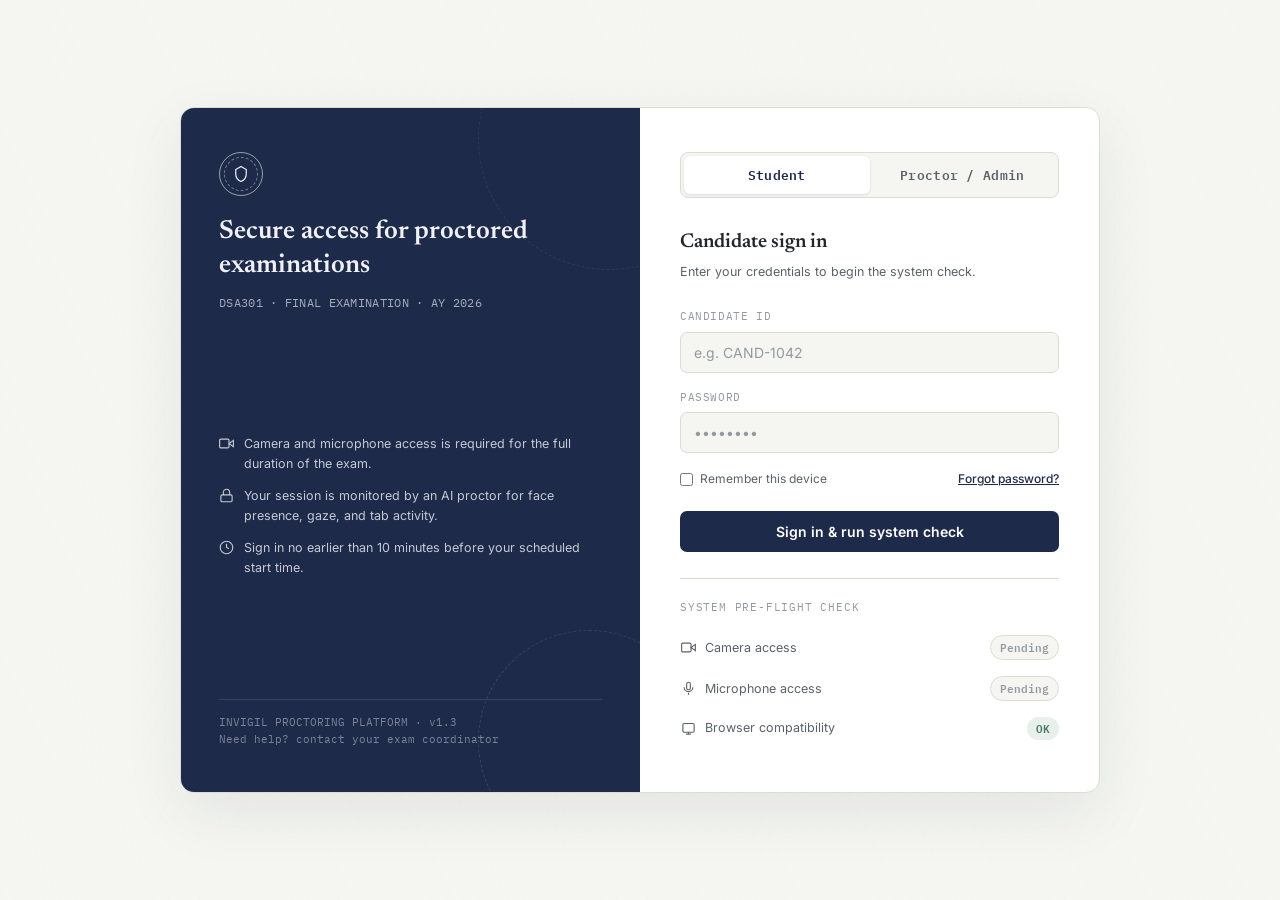
<file: frontend/index.html>
<!DOCTYPE html>
<html lang="en">
<head>
<meta charset="UTF-8">
<meta name="viewport" content="width=device-width, initial-scale=1.0">
<title>Secure Access — DSA301 Examination</title>
<link rel="preconnect" href="https://fonts.googleapis.com">
<link href="https://fonts.googleapis.com/css2?family=Newsreader:ital,wght@0,500;0,600;1,500&family=Inter:wght@400;500;600;700&family=IBM+Plex+Mono:wght@400;500;600&display=swap" rel="stylesheet">
<style>
  :root{
    --paper:#F5F6F1;
    --paper-raised:#FFFFFF;
    --line:#DBDCD3;
    --ink:#23262B;
    --ink-dim:#5C6169;
    --ink-faint:#9498A0;
    --navy:#1E2A4A;
    --navy-soft:#EFF1F6;
    --seal:#8E3B3B;
    --seal-soft:#F7EAEA;
    --ok:#4C7A63;
    --ok-soft:#E7F0EA;
    --amber:#9C7A2E;
    --amber-soft:#F5EEDC;
    --radius:8px;
    --font-display:'Newsreader', serif;
    --font-body:'Inter', sans-serif;
    --font-mono:'IBM Plex Mono', monospace;
  }

  *{box-sizing:border-box; margin:0; padding:0;}
  html,body{height:100%;}
  body{
    background:var(--paper);
    color:var(--ink);
    font-family:var(--font-body);
    font-size:14.5px;
    line-height:1.6;
    -webkit-font-smoothing:antialiased;
    min-height:100vh;
    display:flex;
    align-items:center;
    justify-content:center;
    padding:32px 20px;
    position:relative;
    overflow-x:hidden;
  }

  body::before{
    content:"";
    position:fixed; inset:0;
    pointer-events:none;
    opacity:0.5;
    background-image:
      repeating-linear-gradient(115deg, rgba(30,42,74,0.015) 0px, rgba(30,42,74,0.015) 1px, transparent 1px, transparent 14px);
  }

  button{font-family:inherit; font-size:inherit;}
  button:focus-visible, input:focus-visible, [tabindex]:focus-visible{
    outline:2px solid var(--navy);
    outline-offset:2px;
  }

  .wrap{
    position:relative;
    width:100%;
    max-width:920px;
    display:grid;
    grid-template-columns:1fr 1fr;
    background:var(--paper-raised);
    border:1px solid var(--line);
    border-radius:14px;
    overflow:hidden;
    box-shadow:0 20px 60px rgba(30,42,74,0.08);
  }

  /* ---------- Left: letterhead / context panel ---------- */
  .context{
    background:var(--navy);
    color:#EFF1F6;
    padding:44px 38px;
    display:flex;
    flex-direction:column;
    justify-content:space-between;
    position:relative;
    overflow:hidden;
  }
  .context::after{
    content:"";
    position:absolute;
    right:-60px; bottom:-60px;
    width:220px; height:220px;
    border:1px dashed rgba(255,255,255,0.12);
    border-radius:50%;
  }
  .context::before{
    content:"";
    position:absolute;
    right:-100px; top:-100px;
    width:260px; height:260px;
    border:1px dashed rgba(255,255,255,0.08);
    border-radius:50%;
  }

  .ctx-top{position:relative;}
  .seal{
    width:44px; height:44px; border-radius:50%;
    border:1.5px solid rgba(255,255,255,0.55);
    display:flex; align-items:center; justify-content:center;
    margin-bottom:20px;
    position:relative;
  }
  .seal::before{
    content:"";
    position:absolute; inset:4px;
    border-radius:50%;
    border:1px dashed rgba(255,255,255,0.4);
  }

  .ctx-top h1{
    font-family:var(--font-display);
    font-size:26px;
    font-weight:600;
    line-height:1.3;
    max-width:22ch;
  }
  .ctx-top p{
    font-family:var(--font-mono);
    font-size:11.5px;
    color:rgba(239,241,246,0.65);
    margin-top:10px;
    letter-spacing:0.3px;
  }

  .ctx-notice{
    position:relative;
    margin-top:32px;
    display:flex;
    flex-direction:column;
    gap:12px;
  }
  .notice-row{
    display:flex;
    align-items:flex-start;
    gap:10px;
    font-size:12.5px;
    color:rgba(239,241,246,0.8);
  }
  .notice-row svg{flex-shrink:0; margin-top:2px; opacity:0.8;}

  .ctx-bottom{
    position:relative;
    font-family:var(--font-mono);
    font-size:10.5px;
    color:rgba(239,241,246,0.45);
    border-top:1px solid rgba(255,255,255,0.12);
    padding-top:14px;
    margin-top:32px;
  }

  /* ---------- Right: form panel ---------- */
  .form-panel{
    padding:44px 40px;
    display:flex;
    flex-direction:column;
  }

  .role-toggle{
    display:flex;
    background:var(--paper);
    border:1px solid var(--line);
    border-radius:8px;
    padding:3px;
    margin-bottom:28px;
  }
  .role-btn{
    flex:1;
    background:none;
    border:none;
    padding:8px 0;
    border-radius:6px;
    font-size:12.5px;
    font-weight:600;
    color:var(--ink-dim);
    cursor:pointer;
    font-family:var(--font-mono);
    letter-spacing:0.3px;
  }
  .role-btn.active{
    background:var(--paper-raised);
    color:var(--navy);
    box-shadow:0 1px 3px rgba(30,42,74,0.12);
  }

  .form-panel h2{
    font-family:var(--font-display);
    font-size:20px;
    font-weight:600;
    margin-bottom:4px;
  }
  .form-panel .sub{
    font-size:12.5px;
    color:var(--ink-dim);
    margin-bottom:26px;
  }

  .field-group{margin-bottom:16px;}
  .field-group label{
    display:block;
    font-family:var(--font-mono);
    font-size:11px;
    text-transform:uppercase;
    letter-spacing:0.6px;
    color:var(--ink-faint);
    margin-bottom:6px;
  }
  .field-group input{
    width:100%;
    padding:11px 13px;
    border:1px solid var(--line);
    border-radius:7px;
    background:var(--paper);
    color:var(--ink);
    font-size:14px;
    font-family:var(--font-body);
    transition:border-color .15s ease, background .15s ease;
  }
  .field-group input:focus{
    border-color:var(--navy);
    background:var(--paper-raised);
    outline:none;
  }
  .field-group input::placeholder{color:var(--ink-faint);}

  .row-between{
    display:flex;
    align-items:center;
    justify-content:space-between;
    font-size:12px;
    margin:4px 0 22px;
  }
  .remember{display:flex; align-items:center; gap:7px; color:var(--ink-dim);}
  .remember input{accent-color:var(--navy);}
  .link{color:var(--navy); font-weight:500;}
  .link:hover{text-decoration:underline;}

  .sign-in-btn{
    width:100%;
    background:var(--navy);
    color:#fff;
    border:none;
    padding:12px 0;
    border-radius:7px;
    font-weight:600;
    font-size:14px;
    cursor:pointer;
    transition:background .15s ease;
  }
  .sign-in-btn:hover{background:#16203A;}
  .sign-in-btn:disabled{opacity:0.5; cursor:not-allowed;}

  .error-msg{
    display:none;
    background:var(--seal-soft);
    color:var(--seal);
    border:1px solid rgba(142,59,59,0.25);
    padding:9px 12px;
    border-radius:7px;
    font-size:12.5px;
    margin-bottom:16px;
  }
  .error-msg.show{display:block;}

  /* ---------- Pre-flight checklist ---------- */
  .preflight{
    margin-top:26px;
    border-top:1px solid var(--line);
    padding-top:20px;
  }
  .preflight-heading{
    font-family:var(--font-mono);
    font-size:10.5px;
    text-transform:uppercase;
    letter-spacing:0.8px;
    color:var(--ink-faint);
    margin-bottom:12px;
  }
  .check-row{
    display:flex;
    align-items:center;
    justify-content:space-between;
    padding:8px 0;
    font-size:12.5px;
  }
  .check-left{display:flex; align-items:center; gap:9px; color:var(--ink-dim);}
  .check-icon{
    width:16px; height:16px;
    display:flex; align-items:center; justify-content:center;
    flex-shrink:0;
  }
  .status-pill{
    font-family:var(--font-mono);
    font-size:10.5px;
    padding:3px 9px;
    border-radius:999px;
    font-weight:600;
  }
  .status-pill.pending{background:var(--paper); color:var(--ink-faint); border:1px solid var(--line);}
  .status-pill.ok{background:var(--ok-soft); color:var(--ok);}
  .status-pill.fail{background:var(--seal-soft); color:var(--seal);}

  @media (max-width:760px){
    .wrap{grid-template-columns:1fr;}
    .context{padding:32px 28px;}
    .form-panel{padding:32px 28px;}
  }

  @media (prefers-reduced-motion: reduce){
    *{animation:none !important; transition:none !important;}
  }
</style>
</head>
<body>

<div class="wrap">

  <!-- Left context panel -->
  <div class="context">
    <div class="ctx-top">
      <div class="seal">
        <svg width="18" height="18" viewBox="0 0 24 24" fill="none" stroke="#EFF1F6" stroke-width="1.6"><path d="M12 2l7 4v6c0 5-3.5 8.5-7 10-3.5-1.5-7-5-7-10V6l7-4z"/></svg>
      </div>
      <h1>Secure access for proctored examinations</h1>
      <p>DSA301 · FINAL EXAMINATION · AY 2026</p>
    </div>

    <div class="ctx-notice">
      <div class="notice-row">
        <svg width="15" height="15" viewBox="0 0 24 24" fill="none" stroke="#EFF1F6" stroke-width="1.8"><path d="M23 7l-7 5 7 5V7z"/><rect x="1" y="5" width="15" height="14" rx="2"/></svg>
        <span>Camera and microphone access is required for the full duration of the exam.</span>
      </div>
      <div class="notice-row">
        <svg width="15" height="15" viewBox="0 0 24 24" fill="none" stroke="#EFF1F6" stroke-width="1.8"><rect x="3" y="11" width="18" height="11" rx="2"/><path d="M7 11V7a5 5 0 0110 0v4"/></svg>
        <span>Your session is monitored by an AI proctor for face presence, gaze, and tab activity.</span>
      </div>
      <div class="notice-row">
        <svg width="15" height="15" viewBox="0 0 24 24" fill="none" stroke="#EFF1F6" stroke-width="1.8"><circle cx="12" cy="12" r="10"/><polyline points="12 6 12 12 16 14"/></svg>
        <span>Sign in no earlier than 10 minutes before your scheduled start time.</span>
      </div>
    </div>

    <div class="ctx-bottom">
      INVIGIL PROCTORING PLATFORM · v1.3<br>
      Need help? contact your exam coordinator
    </div>
  </div>

  <!-- Right form panel -->
  <div class="form-panel">
    <div class="role-toggle">
      <button class="role-btn active" data-role="student">Student</button>
      <button class="role-btn" data-role="proctor">Proctor / Admin</button>
    </div>

    <h2 id="formTitle">Candidate sign in</h2>
    <p class="sub" id="formSub">Enter your credentials to begin the system check.</p>

    <div class="error-msg" id="errorMsg">Invalid credentials. Please check your ID and password and try again.</div>

    <form id="loginForm">
      <div class="field-group">
        <label id="idLabel" for="idInput">Candidate ID</label>
        <input type="text" id="idInput" placeholder="e.g. CAND-1042" autocomplete="username" required>
      </div>
      <div class="field-group">
        <label for="pwInput">Password</label>
        <input type="password" id="pwInput" placeholder="••••••••" autocomplete="current-password" required>
      </div>

      <div class="row-between">
        <label class="remember"><input type="checkbox"> Remember this device</label>
        <a href="#" class="link">Forgot password?</a>
      </div>

      <button type="submit" class="sign-in-btn" id="signInBtn">Sign in &amp; run system check</button>
    </form>

    <div class="preflight">
      <div class="preflight-heading">System pre-flight check</div>

      <div class="check-row">
        <div class="check-left">
          <span class="check-icon">
            <svg width="15" height="15" viewBox="0 0 24 24" fill="none" stroke="#5C6169" stroke-width="1.8"><path d="M23 7l-7 5 7 5V7z"/><rect x="1" y="5" width="15" height="14" rx="2"/></svg>
          </span>
          Camera access
        </div>
        <span class="status-pill pending" id="camStatus">Pending</span>
      </div>

      <div class="check-row">
        <div class="check-left">
          <span class="check-icon">
            <svg width="15" height="15" viewBox="0 0 24 24" fill="none" stroke="#5C6169" stroke-width="1.8"><rect x="9" y="2" width="6" height="12" rx="3"/><path d="M5 10a7 7 0 0014 0"/><line x1="12" y1="19" x2="12" y2="22"/></svg>
          </span>
          Microphone access
        </div>
        <span class="status-pill pending" id="micStatus">Pending</span>
      </div>

      <div class="check-row">
        <div class="check-left">
          <span class="check-icon">
            <svg width="15" height="15" viewBox="0 0 24 24" fill="none" stroke="#5C6169" stroke-width="1.8"><rect x="3" y="4" width="18" height="14" rx="2"/><line x1="8" y1="21" x2="16" y2="21"/><line x1="12" y1="18" x2="12" y2="21"/></svg>
          </span>
          Browser compatibility
        </div>
        <span class="status-pill ok" id="browserStatus">OK</span>
      </div>
    </div>
  </div>

</div>

<script>
const roleBtns = document.querySelectorAll(".role-btn");
const formTitle = document.getElementById("formTitle");
const formSub = document.getElementById("formSub");
const idLabel = document.getElementById("idLabel");
const idInput = document.getElementById("idInput");

roleBtns.forEach(btn => {
  btn.addEventListener("click", () => {
    roleBtns.forEach(b => b.classList.remove("active"));
    btn.classList.add("active");
    if(btn.dataset.role === "student"){
      formTitle.textContent = "Candidate sign in";
      formSub.textContent = "Enter your credentials to begin the system check.";
      idLabel.textContent = "Candidate ID";
      idInput.placeholder = "e.g. CAND-1042";
    } else {
      formTitle.textContent = "Proctor sign in";
      formSub.textContent = "Enter your staff credentials to open the control room.";
      idLabel.textContent = "Staff email";
      idInput.placeholder = "e.g. r.apte@university.edu";
    }
  });
});

const form = document.getElementById("loginForm");
const errorMsg = document.getElementById("errorMsg");
const signInBtn = document.getElementById("signInBtn");
const camStatus = document.getElementById("camStatus");
const micStatus = document.getElementById("micStatus");

function setStatus(el, state, text){
  el.className = `status-pill ${state}`;
  el.textContent = text;
}

async function runPreflight(){
  setStatus(camStatus, "pending", "Checking…");
  setStatus(micStatus, "pending", "Checking…");

  if(!navigator.mediaDevices || !navigator.mediaDevices.getUserMedia){
    setStatus(camStatus, "fail", "Unsupported");
    setStatus(micStatus, "fail", "Unsupported");
    return false;
  }

  try{
    const stream = await navigator.mediaDevices.getUserMedia({ video: true, audio: true });
    setStatus(camStatus, "ok", "Detected");
    setStatus(micStatus, "ok", "Detected");
    stream.getTracks().forEach(t => t.stop());
    return true;
  } catch(err){
    setStatus(camStatus, "fail", "Blocked");
    setStatus(micStatus, "fail", "Blocked");
    return false;
  }
}

form.addEventListener("submit", async (e) => {
  e.preventDefault();
  errorMsg.classList.remove("show");

  if(!idInput.value.trim() || !document.getElementById("pwInput").value.trim()){
    errorMsg.textContent = "Please fill in both fields to continue.";
    errorMsg.classList.add("show");
    return;
  }

  signInBtn.disabled = true;
  signInBtn.textContent = "Running system check…";

  const passed = await runPreflight();

  if(passed){
    signInBtn.textContent = "Access granted — redirecting…";
    setTimeout(() => {
      document.body.innerHTML = `<div style="display:flex;align-items:center;justify-content:center;height:100vh;font-family:'Newsreader',serif;font-size:22px;color:#1E2A4A;text-align:center;padding:20px;">System check passed.<br><span style="font-family:'IBM Plex Mono',monospace;font-size:13px;color:#5C6169;margin-top:8px;">You would now be redirected to the exam interface.</span></div>`;
    }, 900);
  } else {
    signInBtn.disabled = false;
    signInBtn.textContent = "Sign in & run system check";
    errorMsg.textContent = "Camera/microphone access is required to proceed. Please allow permissions and try again.";
    errorMsg.classList.add("show");
  }
});
</script>

</body>
</html>
</file>
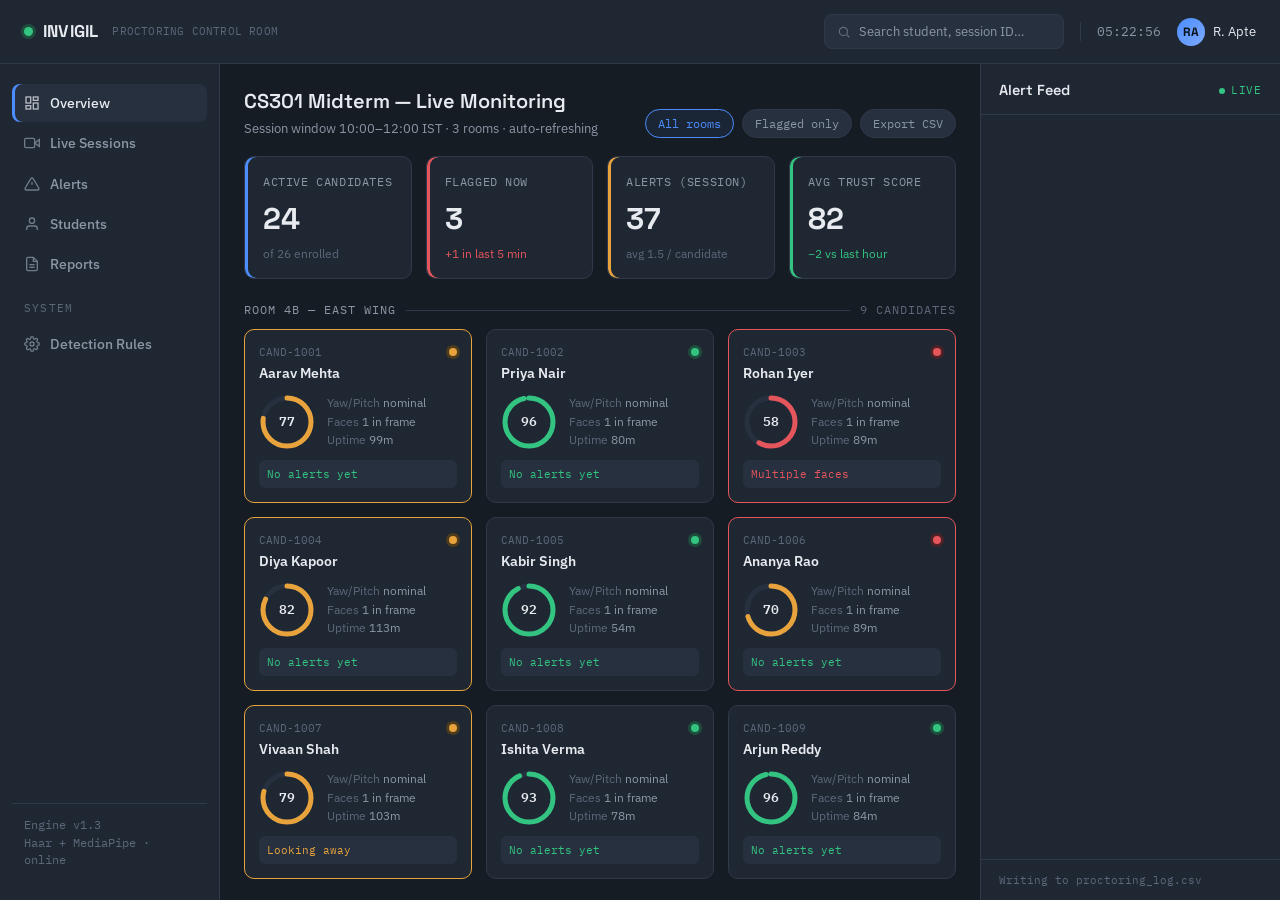
<file: frontend/dashboard.html>
<!DOCTYPE html>
<html lang="en">
<head>
<meta charset="UTF-8">
<meta name="viewport" content="width=device-width, initial-scale=1.0">
<title>Invigil — Proctoring Control Room</title>
<link rel="preconnect" href="https://fonts.googleapis.com">
<link href="https://fonts.googleapis.com/css2?family=Space+Grotesk:wght@500;600;700&family=IBM+Plex+Sans:wght@400;500;600&family=IBM+Plex+Mono:wght@400;500;600&display=swap" rel="stylesheet">
<style>
  :root{
    --bg:#161C24;
    --panel:#1F2733;
    --panel-alt:#26303F;
    --border:#30394A;
    --text:#E7EAEE;
    --text-dim:#8B96A5;
    --text-faint:#5C6779;
    --ok:#33C481;
    --ok-dim:#1E4D3B;
    --warn:#E8A33D;
    --warn-dim:#4D3B1E;
    --alert:#E5555C;
    --alert-dim:#4D2226;
    --info:#4C8DFF;
    --radius:10px;
    --font-display:'Space Grotesk', sans-serif;
    --font-body:'IBM Plex Sans', sans-serif;
    --font-mono:'IBM Plex Mono', monospace;
  }

  *{box-sizing:border-box; margin:0; padding:0;}
  html,body{height:100%;}
  body{
    background:var(--bg);
    color:var(--text);
    font-family:var(--font-body);
    font-size:14px;
    line-height:1.5;
    -webkit-font-smoothing:antialiased;
  }

  a{color:inherit; text-decoration:none;}
  ::selection{background:var(--info); color:#fff;}

  /* focus visibility */
  button:focus-visible, [tabindex]:focus-visible, a:focus-visible{
    outline:2px solid var(--info);
    outline-offset:2px;
  }

  .app{
    display:grid;
    grid-template-columns:220px 1fr 300px;
    grid-template-rows:64px 1fr;
    grid-template-areas:
      "top top top"
      "nav main rail";
    height:100vh;
    min-height:640px;
  }

  /* ---------- Top bar ---------- */
  .topbar{
    grid-area:top;
    display:flex;
    align-items:center;
    justify-content:space-between;
    padding:0 24px;
    border-bottom:1px solid var(--border);
    background:var(--panel);
  }
  .brand{
    display:flex; align-items:center; gap:10px;
    font-family:var(--font-display);
    font-weight:700;
    font-size:17px;
    letter-spacing:0.2px;
  }
  .brand .dot{
    width:9px; height:9px; border-radius:50%;
    background:var(--ok);
    box-shadow:0 0 0 3px var(--ok-dim);
  }
  .brand small{
    font-family:var(--font-mono);
    font-weight:400;
    font-size:11px;
    color:var(--text-faint);
    margin-left:4px;
  }
  .top-actions{display:flex; align-items:center; gap:16px;}
  .search{
    display:flex; align-items:center; gap:8px;
    background:var(--panel-alt);
    border:1px solid var(--border);
    border-radius:8px;
    padding:7px 12px;
    font-size:13px;
    color:var(--text-dim);
    width:240px;
  }
  .search svg{flex-shrink:0; opacity:0.6;}
  .clock{
    font-family:var(--font-mono);
    font-size:13px;
    color:var(--text-dim);
    border-left:1px solid var(--border);
    padding-left:16px;
  }
  .admin-chip{
    display:flex; align-items:center; gap:8px;
    font-size:13px;
  }
  .avatar{
    width:28px; height:28px; border-radius:50%;
    background:linear-gradient(135deg, var(--info), #7CA9FF);
    display:flex; align-items:center; justify-content:center;
    font-family:var(--font-display); font-weight:700; font-size:12px;
    color:#0C1017;
  }

  /* ---------- Nav ---------- */
  .nav{
    grid-area:nav;
    background:var(--panel);
    border-right:1px solid var(--border);
    padding:20px 12px;
    display:flex;
    flex-direction:column;
    gap:2px;
  }
  .nav-item{
    display:flex; align-items:center; gap:10px;
    padding:9px 12px;
    border-radius:8px;
    color:var(--text-dim);
    font-size:13.5px;
    font-weight:500;
    cursor:pointer;
    transition:background .15s ease, color .15s ease;
  }
  .nav-item svg{opacity:0.75; flex-shrink:0;}
  .nav-item:hover{background:var(--panel-alt); color:var(--text);}
  .nav-item.active{
    background:var(--panel-alt);
    color:var(--text);
    box-shadow:inset 3px 0 0 var(--info);
  }
  .nav-section-label{
    font-family:var(--font-mono);
    font-size:10.5px;
    letter-spacing:1.2px;
    color:var(--text-faint);
    text-transform:uppercase;
    padding:16px 12px 6px;
  }
  .nav-footer{
    margin-top:auto;
    padding:12px;
    border-top:1px solid var(--border);
    font-size:11.5px;
    color:var(--text-faint);
    font-family:var(--font-mono);
  }

  /* ---------- Main ---------- */
  .main{
    grid-area:main;
    overflow-y:auto;
    padding:22px 24px 40px;
  }

  .main-header{
    display:flex;
    align-items:flex-end;
    justify-content:space-between;
    margin-bottom:18px;
  }
  .main-header h1{
    font-family:var(--font-display);
    font-size:20px;
    font-weight:600;
  }
  .main-header p{
    color:var(--text-dim);
    font-size:12.5px;
    margin-top:3px;
  }
  .header-controls{display:flex; gap:8px;}
  .pill-btn{
    font-family:var(--font-mono);
    font-size:11.5px;
    padding:6px 12px;
    border-radius:999px;
    border:1px solid var(--border);
    background:var(--panel-alt);
    color:var(--text-dim);
    cursor:pointer;
  }
  .pill-btn.active{
    border-color:var(--info);
    color:var(--info);
    background:rgba(76,141,255,0.08);
  }

  /* KPI strip */
  .kpi-row{
    display:grid;
    grid-template-columns:repeat(4, 1fr);
    gap:14px;
    margin-bottom:22px;
  }
  .kpi{
    background:var(--panel);
    border:1px solid var(--border);
    border-radius:var(--radius);
    padding:16px 18px;
    position:relative;
    overflow:hidden;
  }
  .kpi .label{
    font-size:11.5px;
    color:var(--text-dim);
    text-transform:uppercase;
    letter-spacing:0.6px;
    font-family:var(--font-mono);
  }
  .kpi .value{
    font-family:var(--font-display);
    font-size:30px;
    font-weight:700;
    margin-top:6px;
  }
  .kpi .delta{
    font-size:11.5px;
    margin-top:4px;
    color:var(--text-faint);
  }
  .kpi .delta.up{color:var(--alert);}
  .kpi .delta.down{color:var(--ok);}
  .kpi.accent-ok{box-shadow:inset 3px 0 0 var(--ok);}
  .kpi.accent-warn{box-shadow:inset 3px 0 0 var(--warn);}
  .kpi.accent-alert{box-shadow:inset 3px 0 0 var(--alert);}
  .kpi.accent-info{box-shadow:inset 3px 0 0 var(--info);}

  /* Room grouping */
  .room-block{margin-bottom:26px;}
  .room-title{
    display:flex; align-items:center; gap:10px;
    font-family:var(--font-mono);
    font-size:12px;
    color:var(--text-dim);
    text-transform:uppercase;
    letter-spacing:1px;
    margin-bottom:10px;
  }
  .room-title .line{flex:1; height:1px; background:var(--border);}
  .room-title .count{color:var(--text-faint);}

  .tile-grid{
    display:grid;
    grid-template-columns:repeat(auto-fill, minmax(220px, 1fr));
    gap:14px;
  }

  /* Student desk tile */
  .tile{
    background:var(--panel);
    border:1px solid var(--border);
    border-radius:var(--radius);
    padding:14px;
    display:flex;
    flex-direction:column;
    gap:10px;
    transition:border-color .15s ease, transform .15s ease;
    cursor:pointer;
  }
  .tile:hover{border-color:var(--text-faint); transform:translateY(-1px);}
  .tile.flagged{border-color:var(--alert);}
  .tile.watch{border-color:var(--warn);}

  .tile-top{
    display:flex; justify-content:space-between; align-items:flex-start;
  }
  .tile-id{
    font-family:var(--font-mono);
    font-size:11px;
    color:var(--text-faint);
  }
  .tile-name{
    font-weight:600;
    font-size:14px;
    margin-top:2px;
  }
  .status-dot{
    width:8px; height:8px; border-radius:50%;
    margin-top:4px;
    flex-shrink:0;
  }
  .status-dot.ok{background:var(--ok); box-shadow:0 0 0 3px var(--ok-dim);}
  .status-dot.watch{background:var(--warn); box-shadow:0 0 0 3px var(--warn-dim);}
  .status-dot.flagged{background:var(--alert); box-shadow:0 0 0 3px var(--alert-dim); animation:pulse 1.6s infinite;}
  @keyframes pulse{
    0%,100%{box-shadow:0 0 0 3px var(--alert-dim);}
    50%{box-shadow:0 0 0 6px var(--alert-dim);}
  }

  .tile-mid{
    display:flex; align-items:center; gap:12px;
  }
  .gauge{position:relative; width:56px; height:56px; flex-shrink:0;}
  .gauge svg{transform:rotate(-90deg);}
  .gauge .track{fill:none; stroke:var(--panel-alt); stroke-width:5;}
  .gauge .fill{fill:none; stroke-width:5; stroke-linecap:round; transition:stroke-dashoffset .5s ease;}
  .gauge .score{
    position:absolute; inset:0;
    display:flex; align-items:center; justify-content:center;
    font-family:var(--font-mono);
    font-size:13px;
    font-weight:600;
  }
  .tile-meta{font-size:11.5px; color:var(--text-dim); line-height:1.6;}
  .tile-meta .k{color:var(--text-faint);}

  .tile-last-alert{
    font-size:11px;
    padding:6px 8px;
    border-radius:6px;
    background:var(--panel-alt);
    color:var(--text-dim);
    font-family:var(--font-mono);
  }
  .tile-last-alert.type-alert{color:var(--alert);}
  .tile-last-alert.type-warn{color:var(--warn);}
  .tile-last-alert.type-ok{color:var(--ok);}

  /* ---------- Right rail: alert feed ---------- */
  .rail{
    grid-area:rail;
    background:var(--panel);
    border-left:1px solid var(--border);
    display:flex;
    flex-direction:column;
    overflow:hidden;
  }
  .rail-header{
    padding:16px 18px 12px;
    border-bottom:1px solid var(--border);
    display:flex;
    align-items:center;
    justify-content:space-between;
  }
  .rail-header h2{
    font-family:var(--font-display);
    font-size:14.5px;
    font-weight:600;
  }
  .rail-header .live{
    display:flex; align-items:center; gap:6px;
    font-family:var(--font-mono);
    font-size:10.5px;
    color:var(--ok);
    text-transform:uppercase;
    letter-spacing:0.8px;
  }
  .rail-header .live .blip{
    width:6px; height:6px; border-radius:50%;
    background:var(--ok);
    animation:blip 1.4s infinite;
  }
  @keyframes blip{0%,100%{opacity:1;}50%{opacity:0.25;}}

  .feed{
    flex:1;
    overflow-y:auto;
    padding:6px 0;
  }
  .feed-item{
    padding:11px 18px;
    border-bottom:1px solid var(--border);
    display:flex;
    gap:10px;
    animation:slidein .3s ease;
  }
  @keyframes slidein{
    from{opacity:0; transform:translateY(-6px);}
    to{opacity:1; transform:translateY(0);}
  }
  .feed-item .bar{width:3px; border-radius:2px; flex-shrink:0;}
  .feed-item .bar.NO_FACE{background:var(--warn);}
  .feed-item .bar.MULTIPLE_FACES{background:var(--alert);}
  .feed-item .bar.LOOKING_AWAY{background:var(--warn);}
  .feed-item .bar.CAMERA_TAMPER{background:var(--alert);}
  .feed-item .content{flex:1;}
  .feed-item .type{
    font-family:var(--font-mono);
    font-size:11px;
    font-weight:600;
    letter-spacing:0.3px;
  }
  .feed-item .type.NO_FACE, .feed-item .type.LOOKING_AWAY{color:var(--warn);}
  .feed-item .type.MULTIPLE_FACES, .feed-item .type.CAMERA_TAMPER{color:var(--alert);}
  .feed-item .msg{font-size:12.5px; color:var(--text-dim); margin-top:2px;}
  .feed-item .time{
    font-family:var(--font-mono);
    font-size:10.5px;
    color:var(--text-faint);
    margin-top:4px;
  }

  .rail-footer{
    padding:12px 18px;
    border-top:1px solid var(--border);
    font-size:11px;
    color:var(--text-faint);
    font-family:var(--font-mono);
  }

  /* scrollbars */
  ::-webkit-scrollbar{width:8px; height:8px;}
  ::-webkit-scrollbar-track{background:transparent;}
  ::-webkit-scrollbar-thumb{background:var(--border); border-radius:4px;}
  ::-webkit-scrollbar-thumb:hover{background:var(--text-faint);}

  @media (prefers-reduced-motion: reduce){
    *{animation:none !important; transition:none !important;}
  }

  @media (max-width:1000px){
    .app{grid-template-columns:76px 1fr; grid-template-areas:"top top" "nav main";}
    .rail{display:none;}
    .nav-item span:not(.icon-only){display:none;}
    .kpi-row{grid-template-columns:repeat(2,1fr);}
  }
</style>
</head>
<body>

<div class="app">

  <!-- Top bar -->
  <header class="topbar">
    <div class="brand">
      <span class="dot"></span>
      INVIGIL <small>PROCTORING CONTROL ROOM</small>
    </div>
    <div class="top-actions">
      <div class="search">
        <svg width="14" height="14" viewBox="0 0 24 24" fill="none" stroke="currentColor" stroke-width="2"><circle cx="11" cy="11" r="7"/><line x1="21" y1="21" x2="16.65" y2="16.65"/></svg>
        Search student, session ID…
      </div>
      <div class="clock" id="clock">--:--:--</div>
      <div class="admin-chip">
        <div class="avatar">RA</div>
        <span>R. Apte</span>
      </div>
    </div>
  </header>

  <!-- Nav -->
  <nav class="nav">
    <div class="nav-item active">
      <svg width="16" height="16" viewBox="0 0 24 24" fill="none" stroke="currentColor" stroke-width="2"><rect x="3" y="3" width="7" height="9"/><rect x="14" y="3" width="7" height="5"/><rect x="14" y="12" width="7" height="9"/><rect x="3" y="16" width="7" height="5"/></svg>
      <span>Overview</span>
    </div>
    <div class="nav-item">
      <svg width="16" height="16" viewBox="0 0 24 24" fill="none" stroke="currentColor" stroke-width="2"><path d="M23 7l-7 5 7 5V7z"/><rect x="1" y="5" width="15" height="14" rx="2"/></svg>
      <span>Live Sessions</span>
    </div>
    <div class="nav-item">
      <svg width="16" height="16" viewBox="0 0 24 24" fill="none" stroke="currentColor" stroke-width="2"><path d="M10.29 3.86L1.82 18a2 2 0 001.71 3h16.94a2 2 0 001.71-3L13.71 3.86a2 2 0 00-3.42 0z"/><line x1="12" y1="9" x2="12" y2="13"/><line x1="12" y1="17" x2="12.01" y2="17"/></svg>
      <span>Alerts</span>
    </div>
    <div class="nav-item">
      <svg width="16" height="16" viewBox="0 0 24 24" fill="none" stroke="currentColor" stroke-width="2"><path d="M20 21v-2a4 4 0 00-4-4H8a4 4 0 00-4 4v2"/><circle cx="12" cy="7" r="4"/></svg>
      <span>Students</span>
    </div>
    <div class="nav-item">
      <svg width="16" height="16" viewBox="0 0 24 24" fill="none" stroke="currentColor" stroke-width="2"><path d="M14 2H6a2 2 0 00-2 2v16a2 2 0 002 2h12a2 2 0 002-2V8z"/><polyline points="14 2 14 8 20 8"/><line x1="16" y1="13" x2="8" y2="13"/><line x1="16" y1="17" x2="8" y2="17"/></svg>
      <span>Reports</span>
    </div>

    <div class="nav-section-label">System</div>
    <div class="nav-item">
      <svg width="16" height="16" viewBox="0 0 24 24" fill="none" stroke="currentColor" stroke-width="2"><circle cx="12" cy="12" r="3"/><path d="M19.4 15a1.65 1.65 0 00.33 1.82l.06.06a2 2 0 11-2.83 2.83l-.06-.06a1.65 1.65 0 00-1.82-.33 1.65 1.65 0 00-1 1.51V21a2 2 0 01-4 0v-.09A1.65 1.65 0 009 19.4a1.65 1.65 0 00-1.82.33l-.06.06a2 2 0 11-2.83-2.83l.06-.06A1.65 1.65 0 004.6 15a1.65 1.65 0 00-1.51-1H3a2 2 0 010-4h.09A1.65 1.65 0 004.6 9a1.65 1.65 0 00-.33-1.82l-.06-.06a2 2 0 112.83-2.83l.06.06A1.65 1.65 0 009 4.6a1.65 1.65 0 001-1.51V3a2 2 0 014 0v.09a1.65 1.65 0 001 1.51 1.65 1.65 0 001.82-.33l.06-.06a2 2 0 112.83 2.83l-.06.06A1.65 1.65 0 0019.4 9a1.65 1.65 0 001.51 1H21a2 2 0 010 4h-.09a1.65 1.65 0 00-1.51 1z"/></svg>
      <span>Detection Rules</span>
    </div>

    <div class="nav-footer">
      Engine v1.3<br>
      Haar + MediaPipe · online
    </div>
  </nav>

  <!-- Main -->
  <main class="main">
    <div class="main-header">
      <div>
        <h1>CS301 Midterm — Live Monitoring</h1>
        <p>Session window 10:00–12:00 IST · 3 rooms · auto-refreshing</p>
      </div>
      <div class="header-controls">
        <button class="pill-btn active">All rooms</button>
        <button class="pill-btn">Flagged only</button>
        <button class="pill-btn">Export CSV</button>
      </div>
    </div>

    <div class="kpi-row">
      <div class="kpi accent-info">
        <div class="label">Active Candidates</div>
        <div class="value" id="kpi-active">24</div>
        <div class="delta">of 26 enrolled</div>
      </div>
      <div class="kpi accent-alert">
        <div class="label">Flagged Now</div>
        <div class="value" id="kpi-flagged">2</div>
        <div class="delta up">+1 in last 5 min</div>
      </div>
      <div class="kpi accent-warn">
        <div class="label">Alerts (session)</div>
        <div class="value" id="kpi-alerts">37</div>
        <div class="delta">avg 1.5 / candidate</div>
      </div>
      <div class="kpi accent-ok">
        <div class="label">Avg Trust Score</div>
        <div class="value" id="kpi-trust">91</div>
        <div class="delta down">−2 vs last hour</div>
      </div>
    </div>

    <div id="rooms"></div>
  </main>

  <!-- Right rail -->
  <aside class="rail">
    <div class="rail-header">
      <h2>Alert Feed</h2>
      <div class="live"><span class="blip"></span>LIVE</div>
    </div>
    <div class="feed" id="feed"></div>
    <div class="rail-footer">Writing to proctoring_log.csv</div>
  </aside>

</div>

<script>
/* ---------------- Mock data model ---------------- */
const ALERT_TYPES = [
  {code:"NO_FACE", label:"No face detected", sev:"warn", msg:m=>`No face detected for ${m}s.`},
  {code:"LOOKING_AWAY", label:"Looking away", sev:"warn", msg:m=>`Off-center for ${m}s.`},
  {code:"MULTIPLE_FACES", label:"Multiple faces", sev:"alert", msg:()=>`2 faces detected in frame.`},
  {code:"CAMERA_TAMPER", label:"Camera tamper", sev:"alert", msg:()=>`Unusual face size ratio (0.68).`},
];

const NAMES = [
  "Aarav Mehta","Priya Nair","Rohan Iyer","Diya Kapoor","Kabir Singh","Ananya Rao",
  "Vivaan Shah","Ishita Verma","Arjun Reddy","Sara Khan","Neel Joshi","Meera Pillai",
  "Yash Malhotra","Tara Bose","Dev Patel","Aisha Sheikh","Kunal Chopra","Riya Desai",
  "Omkar Kulkarni","Zara Ahmed","Aditya Menon","Sneha Ghosh","Rahul Bhatt","Naina Chauhan"
];

const rooms = [
  {name:"Room 4B — East Wing", count:9},
  {name:"Room 2A — Library Annex", count:8},
  {name:"Room 1C — Main Hall", count:7},
];

let students = [];
let idx = 0;
rooms.forEach((room, rIdx) => {
  for(let i=0;i<room.count;i++){
    const name = NAMES[idx % NAMES.length];
    idx++;
    const trust = 70 + Math.floor(Math.random()*30);
    students.push({
      id: `CAND-${String(1000+idx)}`,
      name,
      room: room.name,
      trust,
      status: trust > 85 ? "ok" : trust > 70 ? "watch" : "flagged",
      lastAlert: null,
      lastAlertSev: "ok",
    });
  }
});

/* seed a couple of flagged / watch students with a real last alert */
students[2].status = "flagged"; students[2].trust = 58;
students[2].lastAlert = "Multiple faces"; students[2].lastAlertSev = "alert";
students[11].status = "flagged"; students[11].trust = 63;
students[11].lastAlert = "Camera tamper"; students[11].lastAlertSev = "alert";
students[6].status = "watch"; students[6].trust = 79;
students[6].lastAlert = "Looking away"; students[6].lastAlertSev = "warn";

/* ---------------- Render rooms + tiles ---------------- */
const roomsEl = document.getElementById("rooms");

function gaugeColor(trust){
  if(trust >= 85) return "var(--ok)";
  if(trust >= 70) return "var(--warn)";
  return "var(--alert)";
}

function renderGauge(trust){
  const r = 24, c = 2*Math.PI*r;
  const offset = c - (trust/100)*c;
  return `
    <div class="gauge">
      <svg width="56" height="56" viewBox="0 0 56 56">
        <circle class="track" cx="28" cy="28" r="${r}"></circle>
        <circle class="fill" cx="28" cy="28" r="${r}"
          stroke="${gaugeColor(trust)}"
          stroke-dasharray="${c}" stroke-dashoffset="${offset}"></circle>
      </svg>
      <div class="score">${trust}</div>
    </div>`;
}

function tileHTML(s){
  const alertClass = s.lastAlertSev === "alert" ? "type-alert" : s.lastAlertSev === "warn" ? "type-warn" : "type-ok";
  const lastAlertText = s.lastAlert ? s.lastAlert : "No alerts yet";
  return `
    <div class="tile ${s.status}" data-id="${s.id}">
      <div class="tile-top">
        <div>
          <div class="tile-id">${s.id}</div>
          <div class="tile-name">${s.name}</div>
        </div>
        <div class="status-dot ${s.status}"></div>
      </div>
      <div class="tile-mid">
        ${renderGauge(s.trust)}
        <div class="tile-meta">
          <div><span class="k">Yaw/Pitch</span> nominal</div>
          <div><span class="k">Faces</span> 1 in frame</div>
          <div><span class="k">Uptime</span> ${40 + Math.floor(Math.random()*80)}m</div>
        </div>
      </div>
      <div class="tile-last-alert ${alertClass}">${lastAlertText}</div>
    </div>`;
}

function renderRooms(){
  const grouped = {};
  students.forEach(s => {
    grouped[s.room] = grouped[s.room] || [];
    grouped[s.room].push(s);
  });
  roomsEl.innerHTML = Object.keys(grouped).map(roomName => {
    const list = grouped[roomName];
    return `
      <div class="room-block">
        <div class="room-title">
          ${roomName}
          <div class="line"></div>
          <span class="count">${list.length} candidates</span>
        </div>
        <div class="tile-grid">
          ${list.map(tileHTML).join("")}
        </div>
      </div>`;
  }).join("");
}

renderRooms();

/* ---------------- Alert feed simulation ---------------- */
const feedEl = document.getElementById("feed");
let alertCount = 37;

function timeNow(){
  return new Date().toLocaleTimeString('en-IN', {hour12:false});
}

function pushAlert(){
  const student = students[Math.floor(Math.random()*students.length)];
  const type = ALERT_TYPES[Math.floor(Math.random()*ALERT_TYPES.length)];
  const seconds = 3 + Math.floor(Math.random()*8);
  const msg = type.msg(seconds);

  const item = document.createElement("div");
  item.className = "feed-item";
  item.innerHTML = `
    <div class="bar ${type.code}"></div>
    <div class="content">
      <div class="type ${type.code}">${type.label.toUpperCase()}</div>
      <div class="msg">${student.name} · ${msg}</div>
      <div class="time">${timeNow()} · ${student.id}</div>
    </div>`;
  feedEl.prepend(item);
  while(feedEl.children.length > 40){ feedEl.removeChild(feedEl.lastChild); }

  alertCount++;
  document.getElementById("kpi-alerts").textContent = alertCount;

  student.lastAlert = type.label;
  student.lastAlertSev = type.sev;
  if(type.sev === "alert"){
    student.trust = Math.max(40, student.trust - 6);
    student.status = student.trust < 70 ? "flagged" : "watch";
  } else {
    student.trust = Math.max(50, student.trust - 2);
    student.status = student.trust < 70 ? "flagged" : student.trust < 85 ? "watch" : "ok";
  }
  renderRooms();
  updateKPIs();
}

function updateKPIs(){
  const flagged = students.filter(s => s.status === "flagged").length;
  const avgTrust = Math.round(students.reduce((a,s)=>a+s.trust,0) / students.length);
  document.getElementById("kpi-flagged").textContent = flagged;
  document.getElementById("kpi-trust").textContent = avgTrust;
}

updateKPIs();
setInterval(pushAlert, 4200);

/* ---------------- Clock ---------------- */
function tickClock(){
  document.getElementById("clock").textContent = new Date().toLocaleTimeString('en-IN', {hour12:false});
}
tickClock();
setInterval(tickClock, 1000);
</script>

</body>
</html>
</file>
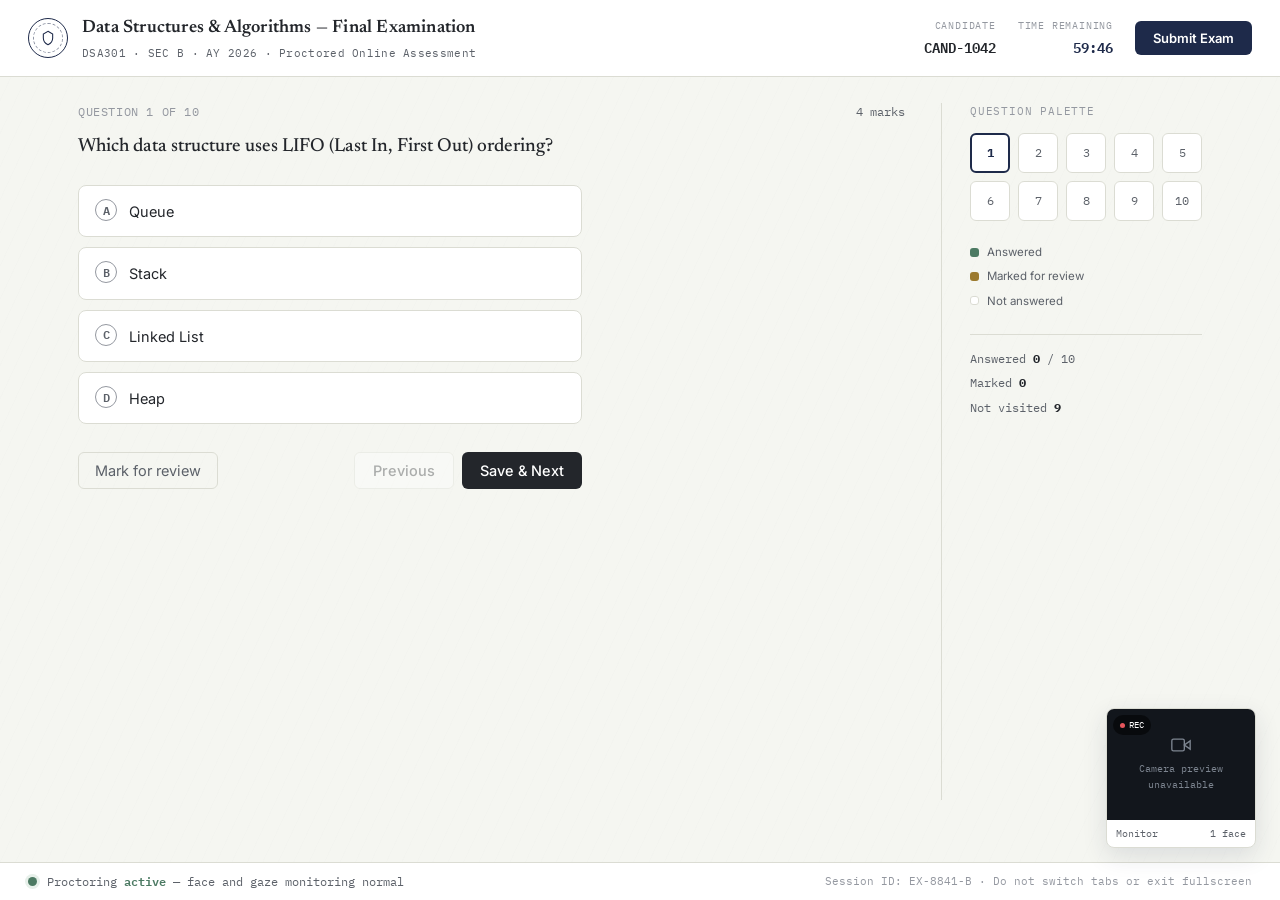
<file: frontend/exam.html>
<!DOCTYPE html>
<html lang="en">
<head>
<meta charset="UTF-8">
<meta name="viewport" content="width=device-width, initial-scale=1.0">
<title>DSA301 — Final Examination</title>
<link rel="preconnect" href="https://fonts.googleapis.com">
<link href="https://fonts.googleapis.com/css2?family=Newsreader:ital,wght@0,500;0,600;1,500&family=Inter:wght@400;500;600;700&family=IBM+Plex+Mono:wght@400;500;600&display=swap" rel="stylesheet">
<style>
  :root{
    --paper:#F5F6F1;
    --paper-raised:#FFFFFF;
    --line:#DBDCD3;
    --ink:#23262B;
    --ink-dim:#5C6169;
    --ink-faint:#9498A0;
    --navy:#1E2A4A;
    --navy-soft:#EFF1F6;
    --seal:#8E3B3B;
    --seal-soft:#F7EAEA;
    --ok:#4C7A63;
    --ok-soft:#E7F0EA;
    --amber:#9C7A2E;
    --amber-soft:#F5EEDC;
    --radius:8px;
    --font-display:'Newsreader', serif;
    --font-body:'Inter', sans-serif;
    --font-mono:'IBM Plex Mono', monospace;
  }

  *{box-sizing:border-box; margin:0; padding:0;}
  html,body{height:100%;}
  body{
    background:var(--paper);
    color:var(--ink);
    font-family:var(--font-body);
    font-size:14.5px;
    line-height:1.6;
    -webkit-font-smoothing:antialiased;
  }
  button{font-family:inherit; font-size:inherit;}
  button:focus-visible, [tabindex]:focus-visible{
    outline:2px solid var(--navy);
    outline-offset:2px;
  }

  /* subtle security-paper texture */
  body::before{
    content:"";
    position:fixed; inset:0;
    pointer-events:none;
    opacity:0.5;
    background-image:
      repeating-linear-gradient(115deg, rgba(30,42,74,0.015) 0px, rgba(30,42,74,0.015) 1px, transparent 1px, transparent 14px);
    z-index:0;
  }

  .app{position:relative; z-index:1; min-height:100vh; display:flex; flex-direction:column;}

  /* ---------- Letterhead ---------- */
  .letterhead{
    background:var(--paper-raised);
    border-bottom:1px solid var(--line);
    padding:14px 28px;
    display:flex;
    align-items:center;
    justify-content:space-between;
    gap:20px;
  }
  .letterhead-left{display:flex; align-items:center; gap:14px;}
  .seal{
    width:40px; height:40px; border-radius:50%;
    border:1.5px solid var(--navy);
    display:flex; align-items:center; justify-content:center;
    position:relative;
    flex-shrink:0;
  }
  .seal::before{
    content:"";
    position:absolute; inset:4px;
    border-radius:50%;
    border:1px dashed var(--navy);
    opacity:0.5;
  }
  .seal svg{position:relative;}
  .letterhead-titles h1{
    font-family:var(--font-display);
    font-weight:600;
    font-size:18px;
    letter-spacing:0.2px;
  }
  .letterhead-titles p{
    font-family:var(--font-mono);
    font-size:11px;
    color:var(--ink-dim);
    margin-top:2px;
    letter-spacing:0.3px;
  }

  .letterhead-right{display:flex; align-items:center; gap:22px;}
  .field{text-align:right;}
  .field .k{
    font-family:var(--font-mono);
    font-size:10px;
    color:var(--ink-faint);
    text-transform:uppercase;
    letter-spacing:0.8px;
  }
  .field .v{
    font-family:var(--font-mono);
    font-size:13.5px;
    font-weight:600;
    margin-top:2px;
  }
  .timer .v{color:var(--navy);}
  .timer.critical .v{color:var(--seal);}

  .submit-btn{
    background:var(--navy);
    color:#fff;
    border:none;
    padding:9px 18px;
    border-radius:6px;
    font-weight:600;
    font-size:13px;
    cursor:pointer;
    transition:background .15s ease;
  }
  .submit-btn:hover{background:#16203A;}

  /* ---------- Body layout ---------- */
  .layout{
    flex:1;
    display:grid;
    grid-template-columns:1fr 260px;
    gap:0;
    max-width:1180px;
    width:100%;
    margin:0 auto;
    padding:26px 28px 100px;
  }

  /* ---------- Question panel ---------- */
  .question-panel{padding-right:36px; border-right:1px solid var(--line);}
  .q-meta{
    display:flex;
    align-items:baseline;
    justify-content:space-between;
    margin-bottom:6px;
  }
  .q-count{
    font-family:var(--font-mono);
    font-size:11.5px;
    color:var(--ink-faint);
    text-transform:uppercase;
    letter-spacing:0.6px;
  }
  .q-marks{
    font-family:var(--font-mono);
    font-size:11.5px;
    color:var(--ink-dim);
  }
  .q-text{
    font-family:var(--font-display);
    font-size:19px;
    font-weight:500;
    line-height:1.55;
    margin:10px 0 24px;
    max-width:60ch;
  }

  .options{display:flex; flex-direction:column; gap:10px; max-width:56ch;}
  .option{
    display:flex;
    align-items:flex-start;
    gap:12px;
    padding:13px 16px;
    border:1px solid var(--line);
    border-radius:var(--radius);
    background:var(--paper-raised);
    cursor:pointer;
    transition:border-color .15s ease, background .15s ease;
  }
  .option:hover{border-color:var(--navy);}
  .option.selected{
    border-color:var(--navy);
    background:var(--navy-soft);
  }
  .option-letter{
    width:22px; height:22px; border-radius:50%;
    border:1.5px solid var(--ink-faint);
    display:flex; align-items:center; justify-content:center;
    font-family:var(--font-mono);
    font-size:11.5px;
    font-weight:600;
    color:var(--ink-dim);
    flex-shrink:0;
  }
  .option.selected .option-letter{
    border-color:var(--navy);
    background:var(--navy);
    color:#fff;
  }
  .option-text{padding-top:1px;}

  .q-actions{
    display:flex;
    align-items:center;
    justify-content:space-between;
    margin-top:28px;
    max-width:56ch;
  }
  .ghost-btn{
    background:none;
    border:1px solid var(--line);
    padding:9px 16px;
    border-radius:6px;
    color:var(--ink-dim);
    cursor:pointer;
  }
  .ghost-btn:hover{border-color:var(--ink-dim); color:var(--ink);}
  .ghost-btn.marked{border-color:var(--amber); color:var(--amber); background:var(--amber-soft);}
  .nav-btns{display:flex; gap:8px;}
  .primary-btn{
    background:var(--ink);
    color:#fff;
    border:none;
    padding:9px 18px;
    border-radius:6px;
    cursor:pointer;
    font-weight:500;
  }
  .primary-btn:disabled{opacity:0.35; cursor:not-allowed;}

  /* ---------- Question navigator ---------- */
  .navigator{padding-left:28px;}
  .nav-heading{
    font-family:var(--font-mono);
    font-size:11px;
    text-transform:uppercase;
    letter-spacing:0.8px;
    color:var(--ink-faint);
    margin-bottom:12px;
  }
  .nav-grid{
    display:grid;
    grid-template-columns:repeat(5, 1fr);
    gap:8px;
    margin-bottom:22px;
  }
  .nav-cell{
    aspect-ratio:1;
    border-radius:6px;
    border:1px solid var(--line);
    background:var(--paper-raised);
    display:flex; align-items:center; justify-content:center;
    font-family:var(--font-mono);
    font-size:12px;
    color:var(--ink-dim);
    cursor:pointer;
  }
  .nav-cell.answered{background:var(--ok-soft); border-color:var(--ok); color:var(--ok);}
  .nav-cell.marked{background:var(--amber-soft); border-color:var(--amber); color:var(--amber);}
  .nav-cell.current{border-color:var(--navy); border-width:2px; color:var(--navy); font-weight:700;}

  .legend{display:flex; flex-direction:column; gap:6px; font-size:11.5px; color:var(--ink-dim); margin-bottom:24px;}
  .legend-row{display:flex; align-items:center; gap:8px;}
  .legend-dot{width:9px; height:9px; border-radius:3px; flex-shrink:0;}
  .legend-dot.answered{background:var(--ok);}
  .legend-dot.marked{background:var(--amber);}
  .legend-dot.unanswered{background:var(--paper-raised); border:1px solid var(--line);}

  .summary{
    font-family:var(--font-mono);
    font-size:12px;
    color:var(--ink-dim);
    border-top:1px solid var(--line);
    padding-top:14px;
    display:flex;
    flex-direction:column;
    gap:5px;
  }
  .summary strong{color:var(--ink);}

  /* ---------- Proctoring status footer ---------- */
  .proctor-strip{
    position:fixed;
    left:0; right:0; bottom:0;
    background:var(--paper-raised);
    border-top:1px solid var(--line);
    padding:9px 28px;
    display:flex;
    align-items:center;
    justify-content:space-between;
    z-index:5;
  }
  .proctor-status{display:flex; align-items:center; gap:10px;}
  .status-ring{
    width:9px; height:9px; border-radius:50%;
    background:var(--ok);
    box-shadow:0 0 0 3px var(--ok-soft);
    animation:breathe 2.4s infinite;
  }
  @keyframes breathe{0%,100%{opacity:1;}50%{opacity:0.5;}}
  .proctor-status .label{
    font-family:var(--font-mono);
    font-size:11.5px;
    color:var(--ink-dim);
  }
  .proctor-status .label b{color:var(--ok); font-weight:600;}
  .proctor-note{
    font-family:var(--font-mono);
    font-size:10.5px;
    color:var(--ink-faint);
  }

  /* ---------- Floating camera preview ---------- */
  .cam-widget{
    position:fixed;
    right:24px;
    bottom:52px;
    width:150px;
    background:var(--paper-raised);
    border:1px solid var(--line);
    border-radius:var(--radius);
    overflow:hidden;
    box-shadow:0 8px 24px rgba(30,42,74,0.12);
    z-index:6;
  }
  .cam-video-wrap{position:relative; width:100%; aspect-ratio:4/3; background:#12161C;}
  .cam-video-wrap video{width:100%; height:100%; object-fit:cover; display:block;}
  .cam-fallback{
    position:absolute; inset:0;
    display:flex; flex-direction:column; align-items:center; justify-content:center;
    gap:6px;
    color:#7D8590;
    font-family:var(--font-mono);
    font-size:10px;
    text-align:center;
    padding:8px;
  }
  .cam-badge{
    position:absolute; top:6px; left:6px;
    display:flex; align-items:center; gap:4px;
    background:rgba(0,0,0,0.55);
    padding:3px 7px;
    border-radius:999px;
    font-family:var(--font-mono);
    font-size:9px;
    color:#fff;
  }
  .cam-badge .dot{width:5px; height:5px; border-radius:50%; background:#E5555C; animation:blip 1.3s infinite;}
  @keyframes blip{0%,100%{opacity:1;}50%{opacity:0.3;}}
  .cam-footer{
    padding:6px 9px;
    font-family:var(--font-mono);
    font-size:9.5px;
    color:var(--ink-dim);
    display:flex;
    justify-content:space-between;
  }

  @media (prefers-reduced-motion: reduce){
    *{animation:none !important; transition:none !important;}
  }

  @media (max-width:880px){
    .layout{grid-template-columns:1fr;}
    .question-panel{border-right:none; padding-right:0; border-bottom:1px solid var(--line); padding-bottom:24px;}
    .navigator{padding-left:0; padding-top:20px;}
    .letterhead-right{gap:14px;}
    .cam-widget{width:110px; right:14px; bottom:52px;}
  }
</style>
</head>
<body>

<div class="app">

  <!-- Letterhead -->
  <header class="letterhead">
    <div class="letterhead-left">
      <div class="seal">
        <svg width="16" height="16" viewBox="0 0 24 24" fill="none" stroke="#1E2A4A" stroke-width="1.6"><path d="M12 2l7 4v6c0 5-3.5 8.5-7 10-3.5-1.5-7-5-7-10V6l7-4z"/></svg>
      </div>
      <div class="letterhead-titles">
        <h1>Data Structures &amp; Algorithms — Final Examination</h1>
        <p>DSA301 · SEC B · AY 2026 · Proctored Online Assessment</p>
      </div>
    </div>
    <div class="letterhead-right">
      <div class="field">
        <div class="k">Candidate</div>
        <div class="v">CAND-1042</div>
      </div>
      <div class="field timer" id="timerField">
        <div class="k">Time Remaining</div>
        <div class="v" id="timerValue">59:47</div>
      </div>
      <button class="submit-btn" id="submitBtn">Submit Exam</button>
    </div>
  </header>

  <!-- Body -->
  <div class="layout">

    <!-- Question panel -->
    <section class="question-panel">
      <div class="q-meta">
        <span class="q-count" id="qCount">Question 1 of 10</span>
        <span class="q-marks" id="qMarks">4 marks</span>
      </div>
      <div class="q-text" id="qText"></div>

      <div class="options" id="options"></div>

      <div class="q-actions">
        <button class="ghost-btn" id="markBtn">Mark for review</button>
        <div class="nav-btns">
          <button class="primary-btn" id="prevBtn" style="background:var(--paper-raised); color:var(--ink); border:1px solid var(--line);">Previous</button>
          <button class="primary-btn" id="nextBtn">Save &amp; Next</button>
        </div>
      </div>
    </section>

    <!-- Navigator -->
    <aside class="navigator">
      <div class="nav-heading">Question Palette</div>
      <div class="nav-grid" id="navGrid"></div>

      <div class="legend">
        <div class="legend-row"><span class="legend-dot answered"></span>Answered</div>
        <div class="legend-row"><span class="legend-dot marked"></span>Marked for review</div>
        <div class="legend-row"><span class="legend-dot unanswered"></span>Not answered</div>
      </div>

      <div class="summary">
        <div>Answered <strong id="sumAnswered">0</strong> / 10</div>
        <div>Marked <strong id="sumMarked">0</strong></div>
        <div>Not visited <strong id="sumUnvisited">9</strong></div>
      </div>
    </aside>
  </div>

  <!-- Proctoring status strip -->
  <div class="proctor-strip">
    <div class="proctor-status">
      <span class="status-ring"></span>
      <span class="label">Proctoring <b>active</b> — face and gaze monitoring normal</span>
    </div>
    <span class="proctor-note">Session ID: EX-8841-B · Do not switch tabs or exit fullscreen</span>
  </div>

  <!-- Camera preview -->
  <div class="cam-widget">
    <div class="cam-video-wrap">
      <video id="camVideo" autoplay muted playsinline></video>
      <div class="cam-fallback" id="camFallback">
        <svg width="20" height="20" viewBox="0 0 24 24" fill="none" stroke="#7D8590" stroke-width="1.6"><path d="M23 7l-7 5 7 5V7z"/><rect x="1" y="5" width="15" height="14" rx="2"/></svg>
        Camera preview<br>unavailable
      </div>
      <div class="cam-badge"><span class="dot"></span>REC</div>
    </div>
    <div class="cam-footer"><span>Monitor</span><span>1 face</span></div>
  </div>

</div>

<script>
/* ---------------- Question data (mock) ---------------- */
const QUESTIONS = [
  {text:"Which data structure uses LIFO (Last In, First Out) ordering?", marks:4,
   options:["Queue","Stack","Linked List","Heap"]},
  {text:"What is the average time complexity of searching in a balanced binary search tree?", marks:4,
   options:["O(1)","O(n)","O(log n)","O(n log n)"]},
  {text:"Which traversal of a binary tree visits nodes in non-decreasing order for a BST?", marks:4,
   options:["Pre-order","Post-order","In-order","Level-order"]},
  {text:"What is the worst-case time complexity of QuickSort?", marks:4,
   options:["O(n log n)","O(n)","O(n\u00B2)","O(log n)"]},
  {text:"Which data structure is most suitable for implementing a priority queue efficiently?", marks:4,
   options:["Array","Heap","Stack","Doubly linked list"]},
  {text:"In a hash table, what technique resolves collisions by storing multiple elements in a linked list at the same index?", marks:4,
   options:["Open addressing","Chaining","Linear probing","Double hashing"]},
  {text:"What is the space complexity of an adjacency matrix representation of a graph with n vertices?", marks:4,
   options:["O(n)","O(n log n)","O(n\u00B2)","O(E)"]},
  {text:"Which algorithm is used to find the shortest path in a weighted graph with no negative edges?", marks:4,
   options:["Depth-First Search","Dijkstra's Algorithm","Bellman-Ford","Kruskal's Algorithm"]},
  {text:"What is the time complexity of inserting an element at the head of a singly linked list?", marks:4,
   options:["O(1)","O(n)","O(log n)","O(n\u00B2)"]},
  {text:"Which of the following sorting algorithms is stable by default?", marks:4,
   options:["QuickSort","HeapSort","Merge Sort","Selection Sort"]},
];

const state = {
  current: 0,
  answers: new Array(QUESTIONS.length).fill(null),
  marked: new Array(QUESTIONS.length).fill(false),
  visited: new Array(QUESTIONS.length).fill(false),
};

/* ---------------- Rendering ---------------- */
const qCountEl = document.getElementById("qCount");
const qMarksEl = document.getElementById("qMarks");
const qTextEl = document.getElementById("qText");
const optionsEl = document.getElementById("options");
const navGridEl = document.getElementById("navGrid");
const markBtn = document.getElementById("markBtn");
const prevBtn = document.getElementById("prevBtn");
const nextBtn = document.getElementById("nextBtn");

function renderQuestion(){
  const i = state.current;
  const q = QUESTIONS[i];
  state.visited[i] = true;

  qCountEl.textContent = `Question ${i+1} of ${QUESTIONS.length}`;
  qMarksEl.textContent = `${q.marks} marks`;
  qTextEl.textContent = q.text;

  optionsEl.innerHTML = q.options.map((opt, idx) => {
    const letter = String.fromCharCode(65 + idx);
    const selected = state.answers[i] === idx;
    return `
      <div class="option ${selected ? 'selected' : ''}" data-idx="${idx}">
        <span class="option-letter">${letter}</span>
        <span class="option-text">${opt}</span>
      </div>`;
  }).join("");

  optionsEl.querySelectorAll(".option").forEach(el => {
    el.addEventListener("click", () => {
      state.answers[i] = parseInt(el.dataset.idx, 10);
      renderQuestion();
      renderNav();
    });
  });

  markBtn.classList.toggle("marked", state.marked[i]);
  markBtn.textContent = state.marked[i] ? "Marked for review ✓" : "Mark for review";

  prevBtn.disabled = i === 0;
  nextBtn.textContent = i === QUESTIONS.length - 1 ? "Save & Finish" : "Save & Next";

  renderNav();
  renderSummary();
}

function renderNav(){
  navGridEl.innerHTML = QUESTIONS.map((_, i) => {
    let cls = "";
    if(state.answers[i] !== null) cls = "answered";
    if(state.marked[i]) cls = "marked";
    if(i === state.current) cls += " current";
    return `<div class="nav-cell ${cls}" data-idx="${i}">${i+1}</div>`;
  }).join("");

  navGridEl.querySelectorAll(".nav-cell").forEach(el => {
    el.addEventListener("click", () => {
      state.current = parseInt(el.dataset.idx, 10);
      renderQuestion();
    });
  });
}

function renderSummary(){
  const answered = state.answers.filter(a => a !== null).length;
  const marked = state.marked.filter(Boolean).length;
  const unvisited = state.visited.filter(v => !v).length;
  document.getElementById("sumAnswered").textContent = answered;
  document.getElementById("sumMarked").textContent = marked;
  document.getElementById("sumUnvisited").textContent = unvisited;
}

markBtn.addEventListener("click", () => {
  state.marked[state.current] = !state.marked[state.current];
  renderQuestion();
});

prevBtn.addEventListener("click", () => {
  if(state.current > 0){ state.current--; renderQuestion(); }
});

nextBtn.addEventListener("click", () => {
  if(state.current < QUESTIONS.length - 1){ state.current++; renderQuestion(); }
});

document.getElementById("submitBtn").addEventListener("click", () => {
  const answered = state.answers.filter(a => a !== null).length;
  const ok = confirm(`You have answered ${answered} of ${QUESTIONS.length} questions.\nSubmit exam now?`);
  if(ok){
    document.body.innerHTML = `<div style="display:flex;align-items:center;justify-content:center;height:100vh;font-family:'Newsreader',serif;font-size:22px;color:#1E2A4A;text-align:center;padding:20px;">Exam submitted.<br><span style="font-family:'IBM Plex Mono',monospace;font-size:13px;color:#5C6169;margin-top:8px;">Session EX-8841-B closed. You may close this window.</span></div>`;
  }
});

renderQuestion();

/* ---------------- Timer ---------------- */
let secondsLeft = 59 * 60 + 47;
const timerValueEl = document.getElementById("timerValue");
const timerFieldEl = document.getElementById("timerField");

function formatTime(s){
  const m = Math.floor(s / 60).toString().padStart(2, "0");
  const sec = (s % 60).toString().padStart(2, "0");
  return `${m}:${sec}`;
}

setInterval(() => {
  if(secondsLeft > 0){
    secondsLeft--;
    timerValueEl.textContent = formatTime(secondsLeft);
    timerFieldEl.classList.toggle("critical", secondsLeft <= 300);
  }
}, 1000);

/* ---------------- Camera preview (real webcam if permitted) ---------------- */
const camVideo = document.getElementById("camVideo");
const camFallback = document.getElementById("camFallback");

if(navigator.mediaDevices && navigator.mediaDevices.getUserMedia){
  navigator.mediaDevices.getUserMedia({ video: true, audio: false })
    .then(stream => {
      camVideo.srcObject = stream;
      camFallback.style.display = "none";
    })
    .catch(() => {
      camVideo.style.display = "none";
    });
} else {
  camVideo.style.display = "none";
}
</script>

</body>
</html>
</file>
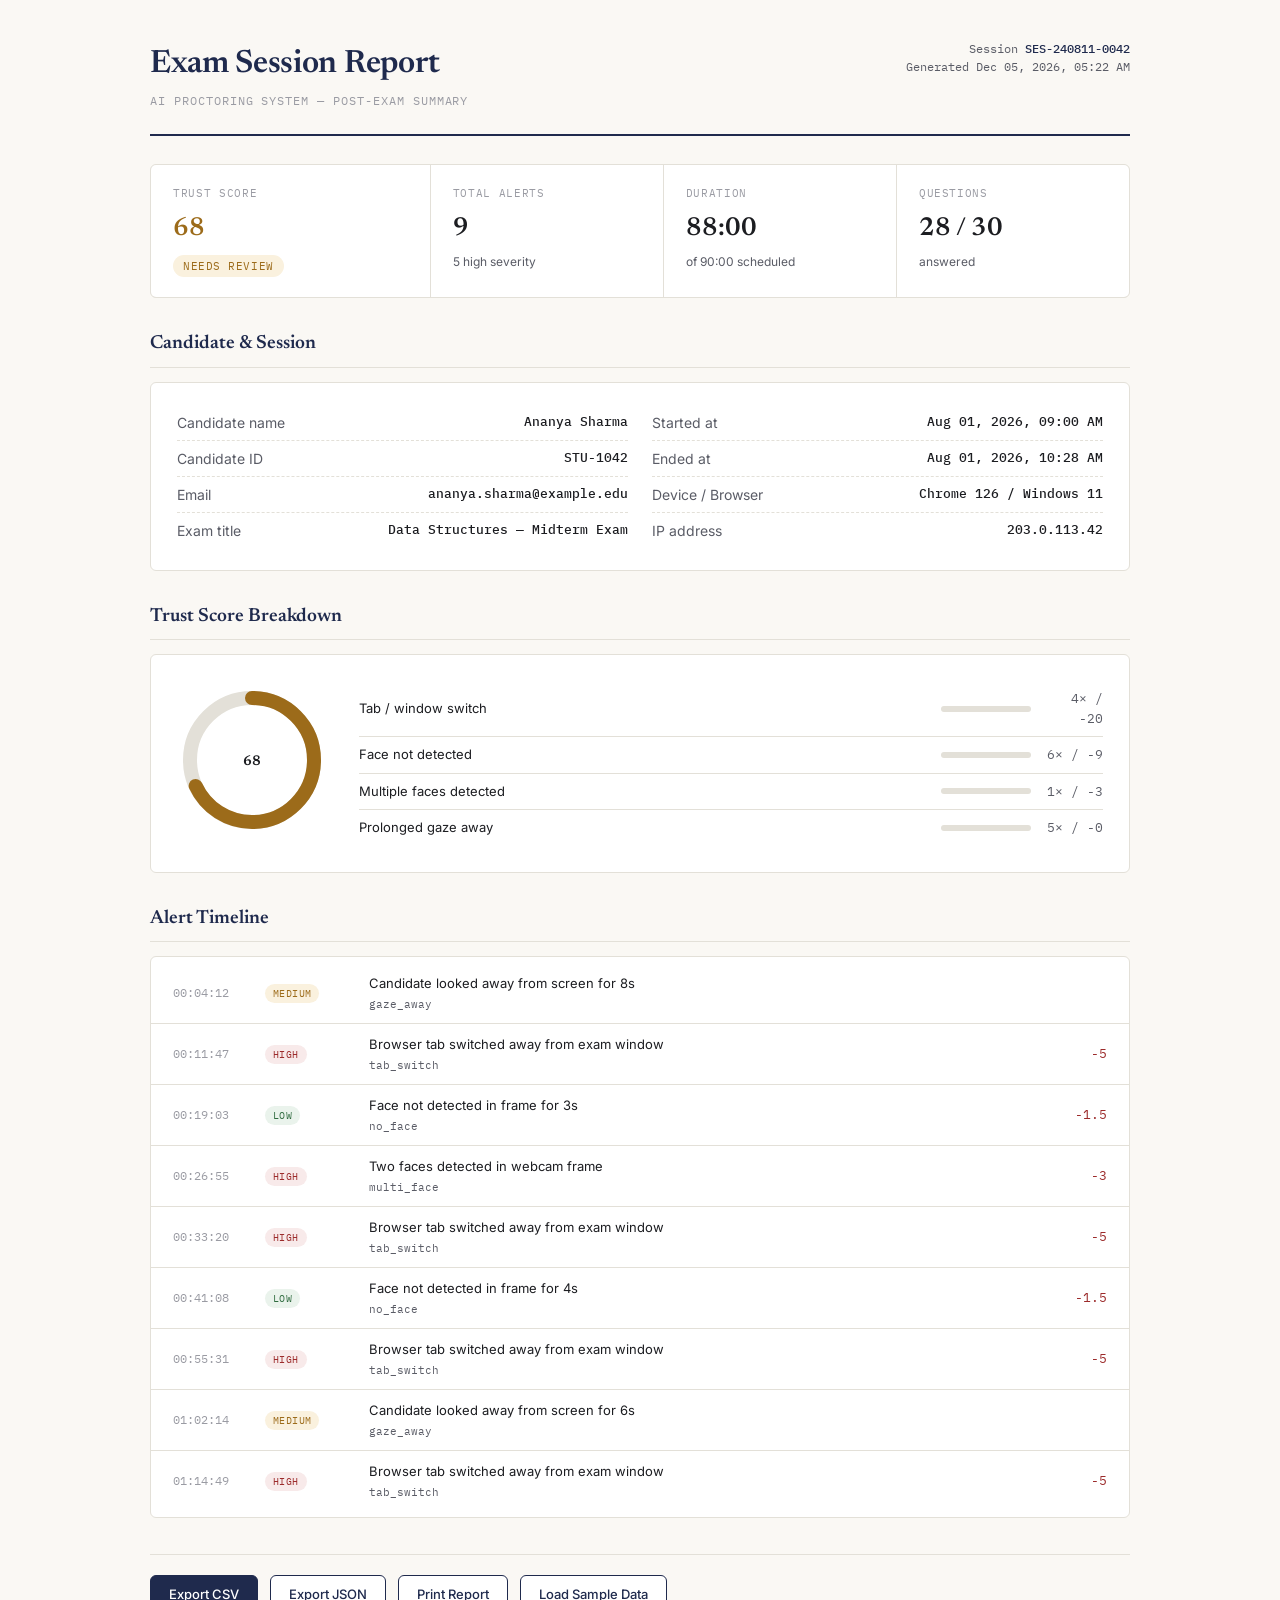
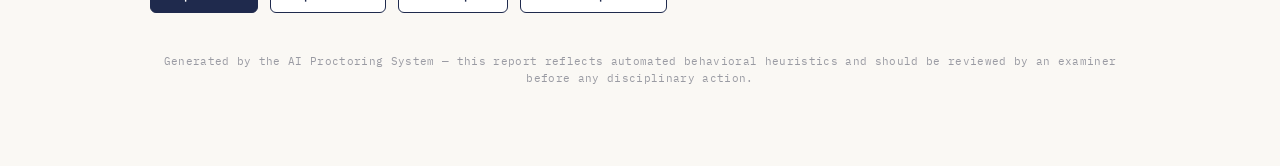
<file: frontend/report.html>
<!DOCTYPE html>
<html lang="en">
<head>
<meta charset="UTF-8">
<meta name="viewport" content="width=device-width, initial-scale=1.0">
<title>Session Report — AI Proctoring System</title>
<link rel="preconnect" href="https://fonts.googleapis.com">
<link href="https://fonts.googleapis.com/css2?family=Newsreader:ital,wght@0,400;0,500;0,600;1,400&family=Inter:wght@400;500;600;700&family=IBM+Plex+Mono:wght@400;500&display=swap" rel="stylesheet">
<style>
  :root{
    --paper:#faf8f4;
    --paper-raised:#ffffff;
    --ink:#1c1d21;
    --ink-soft:#5a5c66;
    --ink-faint:#9a9ba3;
    --line:#e3e0d8;
    --navy:#1f2a4d;
    --navy-soft:#3a4a7a;
    --seal:#9c2b2b;
    --seal-soft:#c24f4f;
    --good:#2f6b3f;
    --good-bg:#eaf3ec;
    --warn:#9c6b1a;
    --warn-bg:#faf1de;
    --bad:#9c2b2b;
    --bad-bg:#f8eaea;
    --radius:6px;
    --serif:'Newsreader', Georgia, serif;
    --sans:'Inter', -apple-system, sans-serif;
    --mono:'IBM Plex Mono', monospace;
  }

  *{box-sizing:border-box;margin:0;padding:0;}

  body{
    background:var(--paper);
    color:var(--ink);
    font-family:var(--sans);
    line-height:1.5;
    padding:40px 24px 80px;
  }

  .page{
    max-width:980px;
    margin:0 auto;
  }

  /* ---------- Header ---------- */
  .report-header{
    display:flex;
    justify-content:space-between;
    align-items:flex-start;
    border-bottom:2px solid var(--navy);
    padding-bottom:24px;
    margin-bottom:28px;
    flex-wrap:wrap;
    gap:16px;
  }

  .report-header .title-block h1{
    font-family:var(--serif);
    font-weight:600;
    font-size:32px;
    color:var(--navy);
    letter-spacing:-0.01em;
  }

  .report-header .title-block .subtitle{
    font-family:var(--mono);
    font-size:12px;
    color:var(--ink-faint);
    text-transform:uppercase;
    letter-spacing:0.08em;
    margin-top:4px;
  }

  .report-meta{
    text-align:right;
    font-family:var(--mono);
    font-size:12px;
    color:var(--ink-soft);
  }

  .report-meta .session-id{
    color:var(--navy);
    font-weight:500;
  }

  /* ---------- Summary strip ---------- */
  .summary-strip{
    display:grid;
    grid-template-columns:1.2fr 1fr 1fr 1fr;
    gap:1px;
    background:var(--line);
    border:1px solid var(--line);
    border-radius:var(--radius);
    overflow:hidden;
    margin-bottom:32px;
  }

  .summary-cell{
    background:var(--paper-raised);
    padding:20px 22px;
  }

  .summary-cell .label{
    font-family:var(--mono);
    font-size:11px;
    text-transform:uppercase;
    letter-spacing:0.06em;
    color:var(--ink-faint);
    margin-bottom:8px;
  }

  .summary-cell .value{
    font-family:var(--serif);
    font-size:26px;
    font-weight:600;
    color:var(--ink);
  }

  .summary-cell .value.trust-good{color:var(--good);}
  .summary-cell .value.trust-warn{color:var(--warn);}
  .summary-cell .value.trust-bad{color:var(--bad);}

  .summary-cell .sub{
    font-size:12px;
    color:var(--ink-soft);
    margin-top:4px;
  }

  .verdict-pill{
    display:inline-block;
    font-family:var(--mono);
    font-size:11px;
    text-transform:uppercase;
    letter-spacing:0.05em;
    padding:3px 10px;
    border-radius:100px;
    margin-top:6px;
  }
  .verdict-pill.clear{background:var(--good-bg);color:var(--good);}
  .verdict-pill.review{background:var(--warn-bg);color:var(--warn);}
  .verdict-pill.flagged{background:var(--bad-bg);color:var(--bad);}

  /* ---------- Section ---------- */
  section{margin-bottom:32px;}

  section h2{
    font-family:var(--serif);
    font-size:19px;
    font-weight:600;
    color:var(--navy);
    margin-bottom:14px;
    padding-bottom:8px;
    border-bottom:1px solid var(--line);
  }

  /* ---------- Candidate / Exam info grid ---------- */
  .info-grid{
    display:grid;
    grid-template-columns:1fr 1fr;
    gap:24px;
    background:var(--paper-raised);
    border:1px solid var(--line);
    border-radius:var(--radius);
    padding:22px 26px;
  }

  .info-row{
    display:flex;
    justify-content:space-between;
    padding:7px 0;
    border-bottom:1px dashed var(--line);
    font-size:14px;
  }
  .info-row:last-child{border-bottom:none;}
  .info-row .k{color:var(--ink-soft);}
  .info-row .v{font-weight:500;color:var(--ink);font-family:var(--mono);font-size:13px;}

  /* ---------- Trust score visual ---------- */
  .trust-panel{
    display:flex;
    gap:32px;
    align-items:center;
    background:var(--paper-raised);
    border:1px solid var(--line);
    border-radius:var(--radius);
    padding:26px;
    flex-wrap:wrap;
  }

  .trust-gauge-wrap{flex:0 0 auto;text-align:center;}

  .trust-gauge-num{
    font-family:var(--serif);
    font-size:14px;
    fill:var(--ink);
    font-weight:600;
  }

  .trust-breakdown{flex:1;min-width:260px;}

  .penalty-row{
    display:grid;
    grid-template-columns:1fr 90px 60px;
    align-items:center;
    gap:12px;
    padding:8px 0;
    font-size:13px;
    border-bottom:1px solid var(--line);
  }
  .penalty-row:last-child{border-bottom:none;}

  .penalty-bar-track{
    height:6px;
    background:var(--line);
    border-radius:3px;
    overflow:hidden;
  }
  .penalty-bar-fill{
    height:100%;
    background:var(--seal-soft);
    border-radius:3px;
  }

  .penalty-count{
    font-family:var(--mono);
    text-align:right;
    color:var(--ink-soft);
  }

  /* ---------- Alert timeline ---------- */
  .timeline{
    background:var(--paper-raised);
    border:1px solid var(--line);
    border-radius:var(--radius);
    padding:6px 0;
  }

  .timeline-item{
    display:grid;
    grid-template-columns:78px 90px 1fr 70px;
    align-items:center;
    gap:14px;
    padding:11px 22px;
    border-bottom:1px solid var(--line);
    font-size:13px;
  }
  .timeline-item:last-child{border-bottom:none;}

  .timeline-item .ts{
    font-family:var(--mono);
    color:var(--ink-faint);
    font-size:12px;
  }

  .sev-tag{
    font-family:var(--mono);
    font-size:10px;
    text-transform:uppercase;
    letter-spacing:0.04em;
    padding:2px 8px;
    border-radius:100px;
    text-align:center;
    width:fit-content;
  }
  .sev-tag.low{background:var(--good-bg);color:var(--good);}
  .sev-tag.medium{background:var(--warn-bg);color:var(--warn);}
  .sev-tag.high{background:var(--bad-bg);color:var(--bad);}

  .timeline-item .desc{color:var(--ink);}
  .timeline-item .desc .event-type{color:var(--ink-soft);font-size:11px;display:block;margin-top:2px;font-family:var(--mono);}

  .timeline-item .penalty{
    font-family:var(--mono);
    text-align:right;
    color:var(--seal);
  }

  .timeline-empty{
    padding:28px;
    text-align:center;
    color:var(--ink-faint);
    font-size:13px;
    font-style:italic;
    font-family:var(--serif);
  }

  /* ---------- Footer / actions ---------- */
  .actions{
    display:flex;
    gap:12px;
    margin-top:36px;
    padding-top:20px;
    border-top:1px solid var(--line);
    flex-wrap:wrap;
  }

  button{
    font-family:var(--sans);
    font-size:13px;
    font-weight:500;
    padding:10px 18px;
    border-radius:var(--radius);
    border:1px solid var(--navy);
    background:var(--paper-raised);
    color:var(--navy);
    cursor:pointer;
    transition:background 0.15s ease, color 0.15s ease;
  }
  button:hover{background:var(--navy);color:#fff;}

  button.primary{
    background:var(--navy);
    color:#fff;
  }
  button.primary:hover{background:var(--navy-soft);}

  .report-footer{
    margin-top:40px;
    text-align:center;
    font-family:var(--mono);
    font-size:11px;
    color:var(--ink-faint);
    letter-spacing:0.03em;
  }

  @media print{
    body{padding:0;background:#fff;}
    .actions{display:none;}
    .summary-cell, .info-grid, .trust-panel, .timeline{border-color:#ccc;}
  }

  @media (max-width:720px){
    .summary-strip{grid-template-columns:1fr 1fr;}
    .info-grid{grid-template-columns:1fr;}
    .timeline-item{grid-template-columns:60px 1fr;grid-template-areas:"ts sev" "desc desc" "penalty penalty";}
  }
</style>
</head>
<body>

<div class="page">

  <header class="report-header">
    <div class="title-block">
      <h1>Exam Session Report</h1>
      <div class="subtitle">AI Proctoring System — Post-Exam Summary</div>
    </div>
    <div class="report-meta">
      <div>Session <span class="session-id" id="meta-session-id">SES-000000</span></div>
      <div id="meta-generated">Generated —</div>
    </div>
  </header>

  <div class="summary-strip" id="summary-strip">
    <div class="summary-cell">
      <div class="label">Trust Score</div>
      <div class="value" id="summary-trust">—</div>
      <span class="verdict-pill" id="summary-verdict">—</span>
    </div>
    <div class="summary-cell">
      <div class="label">Total Alerts</div>
      <div class="value" id="summary-alerts">0</div>
      <div class="sub" id="summary-alerts-sub">0 high severity</div>
    </div>
    <div class="summary-cell">
      <div class="label">Duration</div>
      <div class="value" id="summary-duration">00:00</div>
      <div class="sub" id="summary-duration-sub">of scheduled time</div>
    </div>
    <div class="summary-cell">
      <div class="label">Questions</div>
      <div class="value" id="summary-questions">0 / 0</div>
      <div class="sub" id="summary-questions-sub">answered</div>
    </div>
  </div>

  <section>
    <h2>Candidate &amp; Session</h2>
    <div class="info-grid">
      <div class="col">
        <div class="info-row"><span class="k">Candidate name</span><span class="v" id="info-name">—</span></div>
        <div class="info-row"><span class="k">Candidate ID</span><span class="v" id="info-id">—</span></div>
        <div class="info-row"><span class="k">Email</span><span class="v" id="info-email">—</span></div>
        <div class="info-row"><span class="k">Exam title</span><span class="v" id="info-exam">—</span></div>
      </div>
      <div class="col">
        <div class="info-row"><span class="k">Started at</span><span class="v" id="info-start">—</span></div>
        <div class="info-row"><span class="k">Ended at</span><span class="v" id="info-end">—</span></div>
        <div class="info-row"><span class="k">Device / Browser</span><span class="v" id="info-device">—</span></div>
        <div class="info-row"><span class="k">IP address</span><span class="v" id="info-ip">—</span></div>
      </div>
    </div>
  </section>

  <section>
    <h2>Trust Score Breakdown</h2>
    <div class="trust-panel">
      <div class="trust-gauge-wrap">
        <svg width="150" height="150" viewBox="0 0 150 150">
          <circle cx="75" cy="75" r="62" fill="none" stroke="#e3e0d8" stroke-width="14"/>
          <circle id="gauge-arc" cx="75" cy="75" r="62" fill="none" stroke="#2f6b3f"
                  stroke-width="14" stroke-linecap="round"
                  stroke-dasharray="389.6" stroke-dashoffset="389.6"
                  transform="rotate(-90 75 75)"/>
          <text x="75" y="80" text-anchor="middle" class="trust-gauge-num" id="gauge-number" font-size="30">—</text>
        </svg>
      </div>
      <div class="trust-breakdown" id="penalty-breakdown">
        <!-- populated by JS -->
      </div>
    </div>
  </section>

  <section>
    <h2>Alert Timeline</h2>
    <div class="timeline" id="alert-timeline">
      <div class="timeline-empty">No alerts recorded for this session.</div>
    </div>
  </section>

  <div class="actions">
    <button class="primary" id="btn-export-csv">Export CSV</button>
    <button id="btn-export-json">Export JSON</button>
    <button id="btn-print">Print Report</button>
    <button id="btn-load-sample">Load Sample Data</button>
  </div>

  <div class="report-footer">
    Generated by the AI Proctoring System — this report reflects automated behavioral heuristics and should be reviewed by an examiner before any disciplinary action.
  </div>

</div>

<script>
/* ==========================================================
   Session Report renderer
   Consumes a session object shaped like:
   {
     session_id, generated_at,
     candidate: { name, id, email },
     exam: { title, started_at, ended_at, device, ip,
              questions_total, questions_answered,
              duration_seconds, scheduled_seconds },
     trust_score: 0-100,
     verdict: "clear" | "review" | "flagged",
     penalties: [ { type, label, count, points } ],
     alerts: [ { ts, severity, type, description, penalty } ]
   }
   Replace loadSampleReport() with a fetch() to your backend
   export (e.g. proctor_db.py session export) or read a CSV
   produced by ProctorEngine.exportCSV().
   ========================================================== */

function fmtTime(totalSeconds){
  const m = Math.floor(totalSeconds/60).toString().padStart(2,'0');
  const s = Math.floor(totalSeconds%60).toString().padStart(2,'0');
  return `${m}:${s}`;
}

function fmtDateTime(iso){
  if(!iso) return '—';
  const d = new Date(iso);
  if(isNaN(d)) return iso;
  return d.toLocaleString(undefined, {
    year:'numeric', month:'short', day:'2-digit',
    hour:'2-digit', minute:'2-digit'
  });
}

function trustClass(score){
  if(score >= 80) return 'trust-good';
  if(score >= 50) return 'trust-warn';
  return 'trust-bad';
}

function verdictInfo(verdict){
  const map = {
    clear:   { label:'Clear',        cls:'clear'   },
    review:  { label:'Needs Review', cls:'review'  },
    flagged: { label:'Flagged',      cls:'flagged' }
  };
  return map[verdict] || { label: verdict || '—', cls:'review' };
}

function renderReport(data){
  document.getElementById('meta-session-id').textContent = data.session_id || 'SES-000000';
  document.getElementById('meta-generated').textContent = 'Generated ' + fmtDateTime(data.generated_at || new Date().toISOString());

  // Summary strip
  const trustEl = document.getElementById('summary-trust');
  trustEl.textContent = data.trust_score ?? '—';
  trustEl.className = 'value ' + trustClass(data.trust_score ?? 0);

  const v = verdictInfo(data.verdict);
  const verdictEl = document.getElementById('summary-verdict');
  verdictEl.textContent = v.label;
  verdictEl.className = 'verdict-pill ' + v.cls;

  const alerts = data.alerts || [];
  const highCount = alerts.filter(a => a.severity === 'high').length;
  document.getElementById('summary-alerts').textContent = alerts.length;
  document.getElementById('summary-alerts-sub').textContent = `${highCount} high severity`;

  const dur = data.exam?.duration_seconds ?? 0;
  const scheduled = data.exam?.scheduled_seconds ?? 0;
  document.getElementById('summary-duration').textContent = fmtTime(dur);
  document.getElementById('summary-duration-sub').textContent = scheduled ? `of ${fmtTime(scheduled)} scheduled` : 'scheduled time n/a';

  const qa = data.exam?.questions_answered ?? 0;
  const qt = data.exam?.questions_total ?? 0;
  document.getElementById('summary-questions').textContent = `${qa} / ${qt}`;

  // Candidate / session info
  document.getElementById('info-name').textContent = data.candidate?.name || '—';
  document.getElementById('info-id').textContent = data.candidate?.id || '—';
  document.getElementById('info-email').textContent = data.candidate?.email || '—';
  document.getElementById('info-exam').textContent = data.exam?.title || '—';
  document.getElementById('info-start').textContent = fmtDateTime(data.exam?.started_at);
  document.getElementById('info-end').textContent = fmtDateTime(data.exam?.ended_at);
  document.getElementById('info-device').textContent = data.exam?.device || '—';
  document.getElementById('info-ip').textContent = data.exam?.ip || '—';

  // Trust gauge
  const score = Math.max(0, Math.min(100, data.trust_score ?? 0));
  const circumference = 389.6; // 2 * PI * 62
  const offset = circumference * (1 - score/100);
  const arc = document.getElementById('gauge-arc');
  arc.style.strokeDashoffset = offset;
  arc.setAttribute('stroke', score >= 80 ? '#2f6b3f' : score >= 50 ? '#9c6b1a' : '#9c2b2b');
  document.getElementById('gauge-number').textContent = score;

  // Penalty breakdown
  const penalties = data.penalties || [];
  const breakdownEl = document.getElementById('penalty-breakdown');
  breakdownEl.innerHTML = '';
  const maxPoints = Math.max(1, ...penalties.map(p => p.points || 0));
  if(penalties.length === 0){
    breakdownEl.innerHTML = '<div style="color:var(--ink-faint);font-size:13px;">No penalties applied.</div>';
  } else {
    penalties.forEach(p => {
      const row = document.createElement('div');
      row.className = 'penalty-row';
      const pct = Math.round(((p.points || 0) / maxPoints) * 100);
      row.innerHTML = `
        <span>${p.label}</span>
        <span class="penalty-bar-track"><span class="penalty-bar-fill" style="width:${pct}%"></span></span>
        <span class="penalty-count">${p.count}× / -${p.points}</span>
      `;
      breakdownEl.appendChild(row);
    });
  }

  // Alert timeline
  const timelineEl = document.getElementById('alert-timeline');
  timelineEl.innerHTML = '';
  if(alerts.length === 0){
    timelineEl.innerHTML = '<div class="timeline-empty">No alerts recorded for this session.</div>';
  } else {
    alerts.forEach(a => {
      const item = document.createElement('div');
      item.className = 'timeline-item';
      item.innerHTML = `
        <span class="ts">${a.ts || '—'}</span>
        <span class="sev-tag ${a.severity || 'low'}">${a.severity || 'low'}</span>
        <span class="desc">${a.description || ''}<span class="event-type">${a.type || ''}</span></span>
        <span class="penalty">${a.penalty ? '-' + a.penalty : ''}</span>
      `;
      timelineEl.appendChild(item);
    });
  }
}

function loadSampleReport(){
  renderReport({
    session_id: 'SES-240811-0042',
    generated_at: new Date().toISOString(),
    candidate: { name: 'Ananya Sharma', id: 'STU-1042', email: 'ananya.sharma@example.edu' },
    exam: {
      title: 'Data Structures — Midterm Exam',
      started_at: '2026-08-01T09:00:00',
      ended_at: '2026-08-01T10:28:00',
      device: 'Chrome 126 / Windows 11',
      ip: '203.0.113.42',
      questions_total: 30,
      questions_answered: 28,
      duration_seconds: 5280,
      scheduled_seconds: 5400
    },
    trust_score: 68,
    verdict: 'review',
    penalties: [
      { type:'tab_switch', label:'Tab / window switch', count:4, points:20 },
      { type:'no_face', label:'Face not detected', count:6, points:9 },
      { type:'multi_face', label:'Multiple faces detected', count:1, points:3 },
      { type:'gaze_away', label:'Prolonged gaze away', count:5, points:0 }
    ],
    alerts: [
      { ts:'00:04:12', severity:'medium', type:'gaze_away', description:'Candidate looked away from screen for 8s', penalty:null },
      { ts:'00:11:47', severity:'high', type:'tab_switch', description:'Browser tab switched away from exam window', penalty:5 },
      { ts:'00:19:03', severity:'low', type:'no_face', description:'Face not detected in frame for 3s', penalty:1.5 },
      { ts:'00:26:55', severity:'high', type:'multi_face', description:'Two faces detected in webcam frame', penalty:3 },
      { ts:'00:33:20', severity:'high', type:'tab_switch', description:'Browser tab switched away from exam window', penalty:5 },
      { ts:'00:41:08', severity:'low', type:'no_face', description:'Face not detected in frame for 4s', penalty:1.5 },
      { ts:'00:55:31', severity:'high', type:'tab_switch', description:'Browser tab switched away from exam window', penalty:5 },
      { ts:'01:02:14', severity:'medium', type:'gaze_away', description:'Candidate looked away from screen for 6s', penalty:null },
      { ts:'01:14:49', severity:'high', type:'tab_switch', description:'Browser tab switched away from exam window', penalty:5 }
    ]
  });
}

function toCSV(alerts){
  const header = 'timestamp,severity,type,description,penalty\n';
  const rows = alerts.map(a =>
    [a.ts, a.severity, a.type, `"${(a.description||'').replace(/"/g,'""')}"`, a.penalty ?? '']
    .join(',')
  ).join('\n');
  return header + rows;
}

function download(filename, content, mime){
  const blob = new Blob([content], { type: mime });
  const url = URL.createObjectURL(blob);
  const a = document.createElement('a');
  a.href = url; a.download = filename;
  document.body.appendChild(a); a.click(); a.remove();
  URL.revokeObjectURL(url);
}

let currentReport = null;
const originalRender = renderReport;
renderReport = function(data){ currentReport = data; originalRender(data); };

document.getElementById('btn-export-csv').addEventListener('click', () => {
  if(!currentReport) return;
  download(`${currentReport.session_id || 'session'}_alerts.csv`, toCSV(currentReport.alerts || []), 'text/csv');
});

document.getElementById('btn-export-json').addEventListener('click', () => {
  if(!currentReport) return;
  download(`${currentReport.session_id || 'session'}_report.json`, JSON.stringify(currentReport, null, 2), 'application/json');
});

document.getElementById('btn-print').addEventListener('click', () => window.print());
document.getElementById('btn-load-sample').addEventListener('click', loadSampleReport);

// Auto-load sample data on first paint; replace with real data fetch as needed.
loadSampleReport();
</script>

</body>
</html>
</file>
